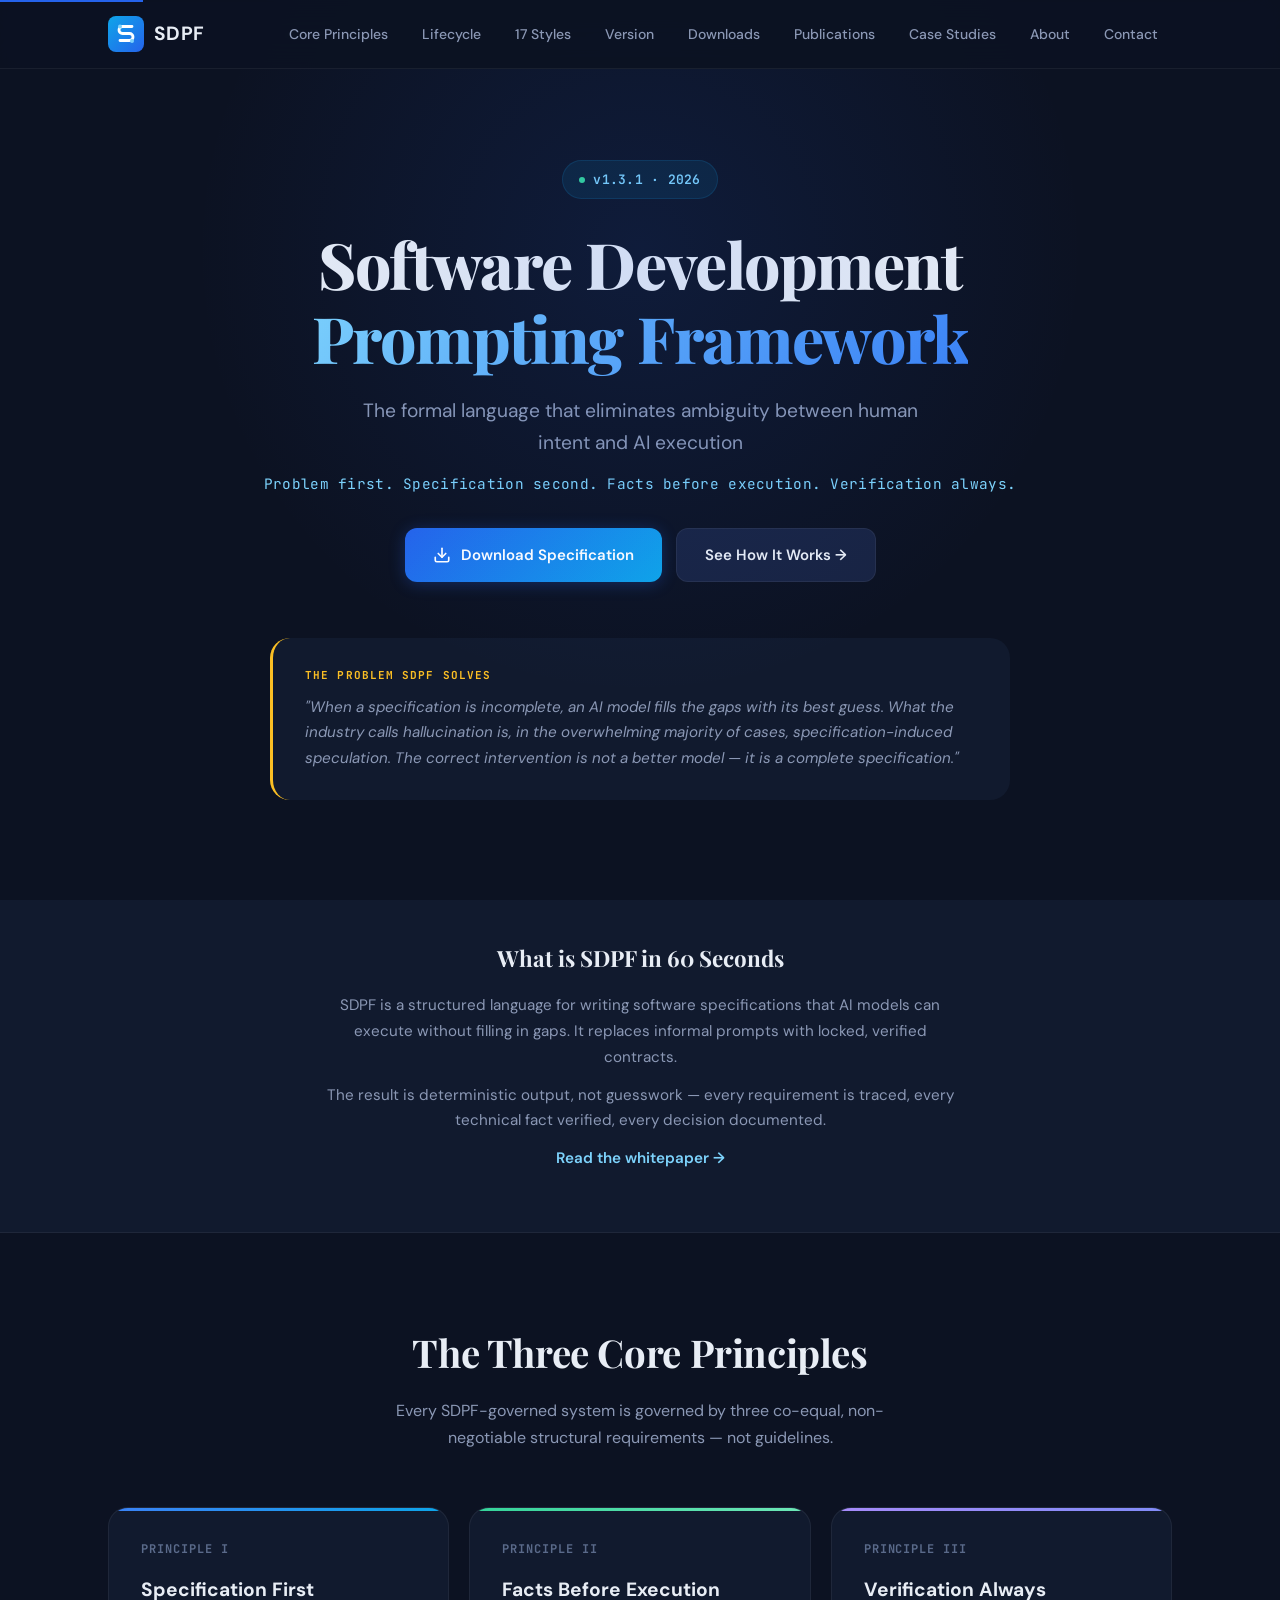
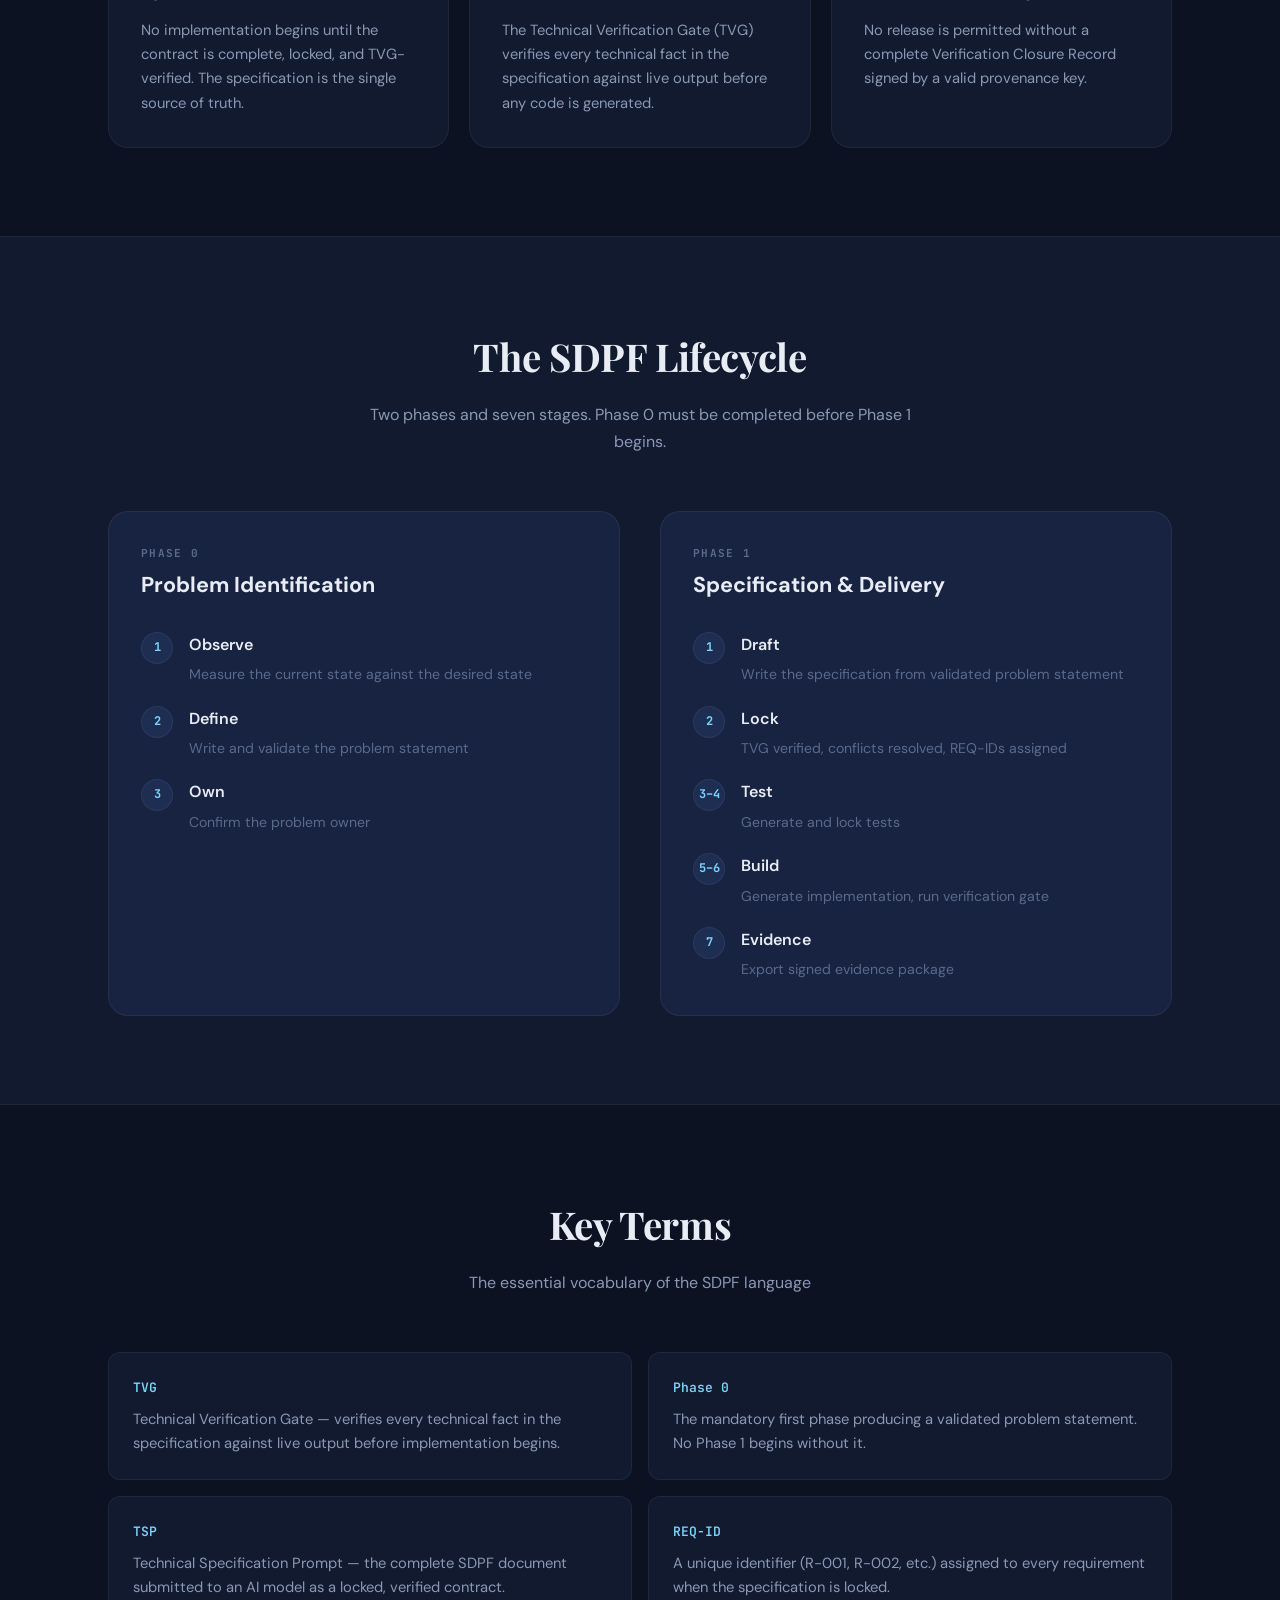
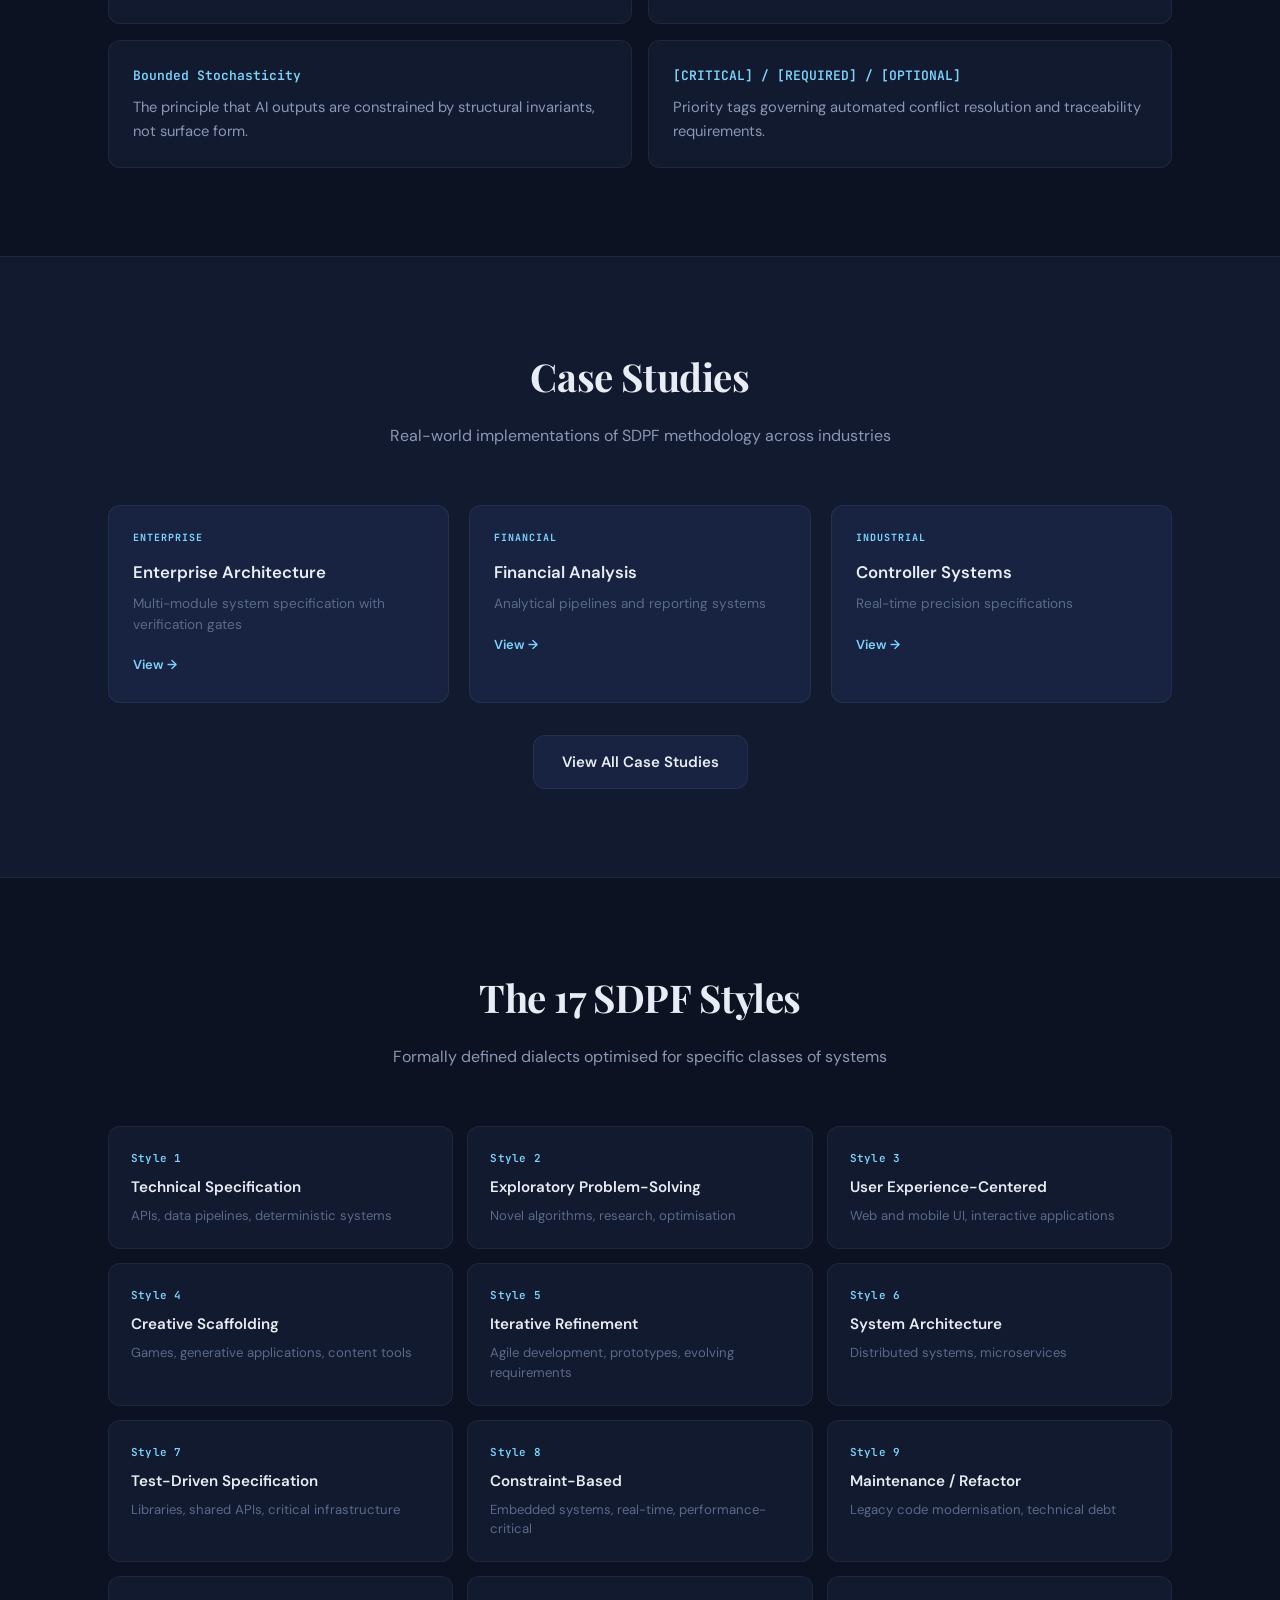
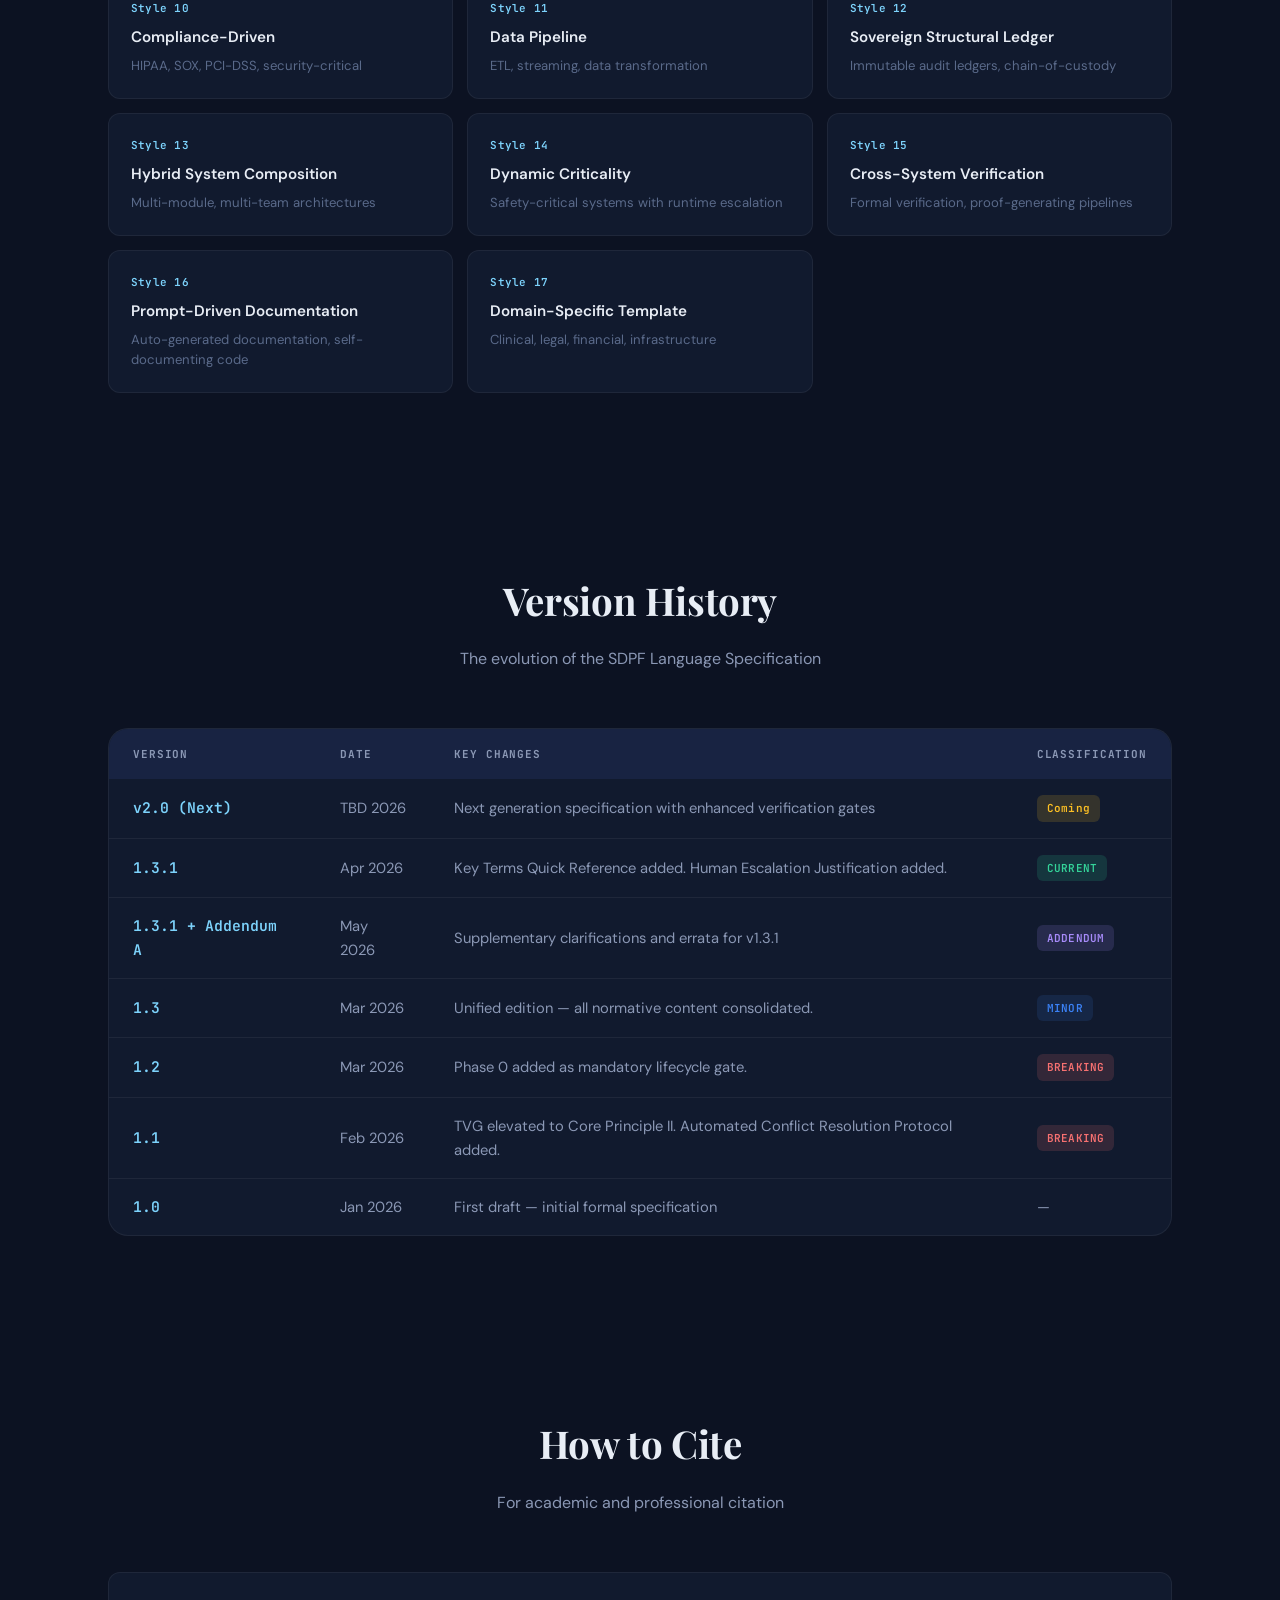
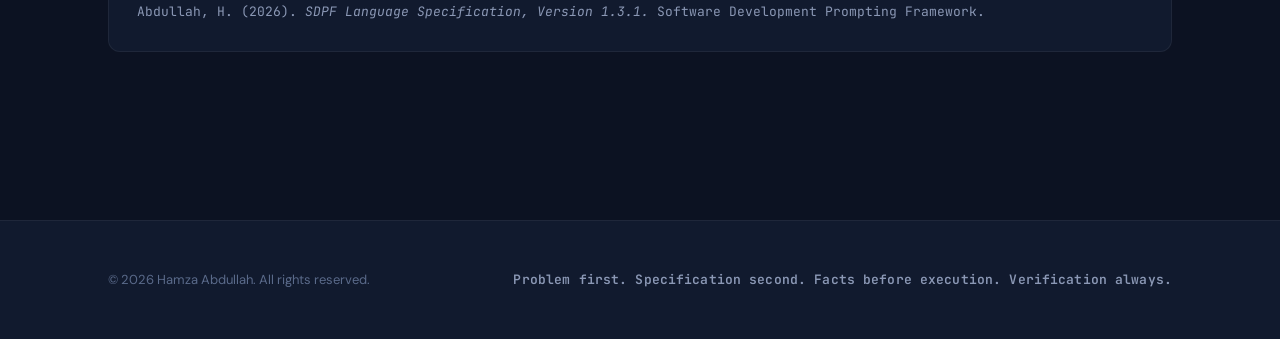
<file: index.html>
<!DOCTYPE html>
<html lang="en">
<head>
    <meta charset="UTF-8">
    <meta name="viewport" content="width=device-width, initial-scale=1.0">
    <title>SDPF — Software Development Prompting Framework</title>
    <meta name="description" content="SDPF is the formal language that eliminates ambiguity between human intent and AI execution. Specification first. Facts before execution. Verification always.">
    <meta property="og:title" content="SDPF — Software Development Prompting Framework">
    <meta property="og:description" content="The formal language that eliminates ambiguity between human intent and AI execution.">
    <meta property="og:type" content="website">
    <link rel="preconnect" href="https://fonts.googleapis.com">
    <link rel="preconnect" href="https://fonts.gstatic.com" crossorigin>
    <link rel="icon" type="image/svg+xml" href="favicon.svg">
    <link rel="canonical" href="https://sdpf.dev/">
    <link rel="stylesheet" href="styles.css">
    <script type="application/ld+json">
    {
      "@context": "https://schema.org",
      "@type": "SoftwareApplication",
      "name": "SDPF",
      "alternateName": "Software Development Prompting Framework",
      "description": "The formal language that eliminates ambiguity between human intent and AI execution. Specification first. Facts before execution. Verification always.",
      "url": "https://sdpf.dev",
      "author": {
        "@type": "Person",
        "name": "Hamza Abdullah"
      },
      "version": "1.3.1",
      "programmingLanguage": "Specification Language",
      "applicationCategory": "Developer Tools",
      "operatingSystem": "Web Browser",
      "offers": {
        "@type": "Offer",
        "price": "0",
        "priceCurrency": "USD"
      }
    }
    </script>
</head>
<body>
    <a href="#principles" class="skip-link">Skip to content</a>
    <nav>
        <div class="container">
            <a href="index.html" class="logo">
                <svg class="logo-mark" viewBox="0 0 36 36" fill="none" xmlns="http://www.w3.org/2000/svg">
                    <defs>
                        <linearGradient id="logoGrad" x1="0" y1="0" x2="36" y2="36" gradientUnits="userSpaceOnUse">
                            <stop offset="0%" stop-color="#0ea5e9"/>
                            <stop offset="100%" stop-color="#2563eb"/>
                        </linearGradient>
                    </defs>
                    <rect width="36" height="36" rx="8" fill="url(#logoGrad)"/>
                    <path d="M24 10.5H14.5a3.5 3.5 0 0 0 0 7h7a3.5 3.5 0 0 1 0 7H12" stroke="#fff" stroke-width="2.8" stroke-linecap="round" fill="none"/>
                    <circle cx="12" cy="10.5" r="2" fill="#7dd3fc"/>
                    <circle cx="24" cy="25" r="2" fill="#7dd3fc"/>
                </svg>
                SDPF
            </a>
            <button class="nav-toggle" onclick="document.querySelector('.nav-links').classList.toggle('open')" aria-label="Toggle navigation">
                <svg width="22" height="22" viewBox="0 0 24 24" fill="none" stroke="currentColor" stroke-width="2" stroke-linecap="round"><line x1="3" y1="6" x2="21" y2="6"/><line x1="3" y1="12" x2="21" y2="12"/><line x1="3" y1="18" x2="21" y2="18"/></svg>
            </button>
            <ul class="nav-links">
                <li><a href="#principles">Core Principles</a></li>
                <li><a href="#lifecycle">Lifecycle</a></li>
                <li><a href="#styles">17 Styles</a></li>
                <li class="has-dropdown">
                    <a href="downloads.html">Version</a>
                    <ul class="nav-dropdown">
                        <li><a href="files/SDPF_Language_Specification_v1_3_1.pdf">v1.3.1 (Current)</a></li>
                        <li><a href="files/SDPF_v1_3_1_Addendum_A.pdf">v1.3.1 Addendum</a></li>
                    </ul>
                </li>
                <li><a href="downloads.html">Downloads</a></li>
                <li class="has-dropdown">
                    <a href="https://zenodo.org/records/18337940" target="_blank" rel="noopener">Publications</a>
                    <ul class="nav-dropdown">
                        <li><a href="https://zenodo.org/records/18337940" target="_blank" rel="noopener">Structural Calculus</a></li>
                        <li><a href="https://zenodo.org/records/20108904" target="_blank" rel="noopener">Specification Induced Speculation</a></li>
                        <li><a href="https://zenodo.org/records/19598632" target="_blank" rel="noopener">SDPF Language Spec v1.3.1</a></li>
                    </ul>
                </li>
                <li class="has-dropdown">
                    <a href="case_studies.html">Case Studies</a>
                    <ul class="nav-dropdown">
                        <li><a href="case_studies.html#enterprise">Enterprise</a></li>
                        <li><a href="case_studies.html#financial">Financial</a></li>
                        <li><a href="case_studies.html#industrial">Industrial</a></li>
                        <li><a href="case_studies.html#healthcare">Healthcare</a></li>
                    </ul>
                </li>
                <li><a href="about.html">About</a></li>
                <li><a href="contact.html">Contact</a></li>
            </ul>
        </div>
    </nav>

    <header class="hero">
        <div class="container">
            <div class="hero-badge">
                <span class="dot"></span>
                v1.3.1 · 2026
            </div>
            <h1>Software Development<br><span class="accent">Prompting Framework</span></h1>
            <p class="subtitle">The formal language that eliminates ambiguity between human intent and AI execution</p>
            <p class="tagline-hero">Problem first. Specification second. Facts before execution. Verification always.</p>
            <div class="hero-actions">
                <a href="files/SDPF_Language_Specification_v1_3_1.pdf" download="SDPF_Language_Specification_v1_3_1.pdf" class="btn btn-primary">
                    <svg width="18" height="18" viewBox="0 0 24 24" fill="none" stroke="currentColor" stroke-width="2.2" stroke-linecap="round" stroke-linejoin="round"><path d="M21 15v4a2 2 0 0 1-2 2H5a2 2 0 0 1-2-2v-4"/><polyline points="7 10 12 15 17 10"/><line x1="12" y1="15" x2="12" y2="3"/></svg>
                    Download Specification
                </a>
                <a href="#lifecycle" class="btn btn-secondary">See How It Works →</a>
            </div>
            <div class="problem-callout">
                <div class="label">The Problem SDPF Solves</div>
                <p>"When a specification is incomplete, an AI model fills the gaps with its best guess. What the industry calls hallucination is, in the overwhelming majority of cases, specification-induced speculation. The correct intervention is not a better model — it is a complete specification."</p>
            </div>
        </div>
    </header>

    <section id="what-is-sdpf">
        <div class="container">
            <div class="what-is-block">
                <h2>What is SDPF in 60 Seconds</h2>
                <p>SDPF is a structured language for writing software specifications that AI models can execute without filling in gaps. It replaces informal prompts with locked, verified contracts.</p>
                <p>The result is deterministic output, not guesswork — every requirement is traced, every technical fact verified, every decision documented.</p>
                <p><a href="files/SDPF_White_Paper.pdf" download>Read the whitepaper →</a></p>
            </div>
        </div>
    </section>

    <section id="principles">
        <div class="container">
            <div class="section-header">
                <h2>The Three Core Principles</h2>
                <p>Every SDPF-governed system is governed by three co-equal, non-negotiable structural requirements — not guidelines.</p>
            </div>
            <div class="principles-grid">
                <div class="principle-card p1">
                    <div class="principle-number">Principle I</div>
                    <h3>Specification First</h3>
                    <p>No implementation begins until the contract is complete, locked, and TVG-verified. The specification is the single source of truth.</p>
                </div>
                <div class="principle-card p2">
                    <div class="principle-number">Principle II</div>
                    <h3>Facts Before Execution</h3>
                    <p>The Technical Verification Gate (TVG) verifies every technical fact in the specification against live output before any code is generated.</p>
                </div>
                <div class="principle-card p3">
                    <div class="principle-number">Principle III</div>
                    <h3>Verification Always</h3>
                    <p>No release is permitted without a complete Verification Closure Record signed by a valid provenance key.</p>
                </div>
            </div>
        </div>
    </section>

    <section id="lifecycle" class="lifecycle-section">
        <div class="container">
            <div class="section-header">
                <h2>The SDPF Lifecycle</h2>
                <p>Two phases and seven stages. Phase 0 must be completed before Phase 1 begins.</p>
            </div>
            <div class="lifecycle-wrapper">
                <div class="phase">
                    <div class="phase-label">Phase 0</div>
                    <h3>Problem Identification</h3>
                    <div class="phase-steps">
                        <div class="step">
                            <div class="step-number">1</div>
                            <div class="step-content">
                                <strong>Observe</strong>
                                <span>Measure the current state against the desired state</span>
                            </div>
                        </div>
                        <div class="step">
                            <div class="step-number">2</div>
                            <div class="step-content">
                                <strong>Define</strong>
                                <span>Write and validate the problem statement</span>
                            </div>
                        </div>
                        <div class="step">
                            <div class="step-number">3</div>
                            <div class="step-content">
                                <strong>Own</strong>
                                <span>Confirm the problem owner</span>
                            </div>
                        </div>
                    </div>
                </div>
                <div class="phase">
                    <div class="phase-label">Phase 1</div>
                    <h3>Specification &amp; Delivery</h3>
                    <div class="phase-steps">
                        <div class="step">
                            <div class="step-number">1</div>
                            <div class="step-content">
                                <strong>Draft</strong>
                                <span>Write the specification from validated problem statement</span>
                            </div>
                        </div>
                        <div class="step">
                            <div class="step-number">2</div>
                            <div class="step-content">
                                <strong>Lock</strong>
                                <span>TVG verified, conflicts resolved, REQ-IDs assigned</span>
                            </div>
                        </div>
                        <div class="step">
                            <div class="step-number">3–4</div>
                            <div class="step-content">
                                <strong>Test</strong>
                                <span>Generate and lock tests</span>
                            </div>
                        </div>
                        <div class="step">
                            <div class="step-number">5–6</div>
                            <div class="step-content">
                                <strong>Build</strong>
                                <span>Generate implementation, run verification gate</span>
                            </div>
                        </div>
                        <div class="step">
                            <div class="step-number">7</div>
                            <div class="step-content">
                                <strong>Evidence</strong>
                                <span>Export signed evidence package</span>
                            </div>
                        </div>
                    </div>
                </div>
            </div>
        </div>
    </section>

    <section id="key-terms">
        <div class="container">
            <div class="section-header">
                <h2>Key Terms</h2>
                <p>The essential vocabulary of the SDPF language</p>
            </div>
            <dl class="terms-grid">
                <div class="term-card">
                    <dt>TVG</dt>
                    <dd>Technical Verification Gate — verifies every technical fact in the specification against live output before implementation begins.</dd>
                </div>
                <div class="term-card">
                    <dt>Phase 0</dt>
                    <dd>The mandatory first phase producing a validated problem statement. No Phase 1 begins without it.</dd>
                </div>
                <div class="term-card">
                    <dt>TSP</dt>
                    <dd>Technical Specification Prompt — the complete SDPF document submitted to an AI model as a locked, verified contract.</dd>
                </div>
                <div class="term-card">
                    <dt>REQ-ID</dt>
                    <dd>A unique identifier (R-001, R-002, etc.) assigned to every requirement when the specification is locked.</dd>
                </div>
                <div class="term-card">
                    <dt>Bounded Stochasticity</dt>
                    <dd>The principle that AI outputs are constrained by structural invariants, not surface form.</dd>
                </div>
                <div class="term-card">
                    <dt>[CRITICAL] / [REQUIRED] / [OPTIONAL]</dt>
                    <dd>Priority tags governing automated conflict resolution and traceability requirements.</dd>
                </div>
            </dl>
        </div>
    </section>

    <section id="case-studies" class="case-studies-preview">
        <div class="container">
            <div class="section-header">
                <h2>Case Studies</h2>
                <p>Real-world implementations of SDPF methodology across industries</p>
            </div>
            <div class="case-preview-grid">
                <div class="case-preview-card">
                    <div class="case-preview-tag">Enterprise</div>
                    <h4>Enterprise Architecture</h4>
                    <p>Multi-module system specification with verification gates</p>
                    <a href="case_studies.html#enterprise">View →</a>
                </div>
                <div class="case-preview-card">
                    <div class="case-preview-tag">Financial</div>
                    <h4>Financial Analysis</h4>
                    <p>Analytical pipelines and reporting systems</p>
                    <a href="case_studies.html#financial">View →</a>
                </div>
                <div class="case-preview-card">
                    <div class="case-preview-tag">Industrial</div>
                    <h4>Controller Systems</h4>
                    <p>Real-time precision specifications</p>
                    <a href="case_studies.html#industrial">View →</a>
                </div>
            </div>
            <div style="text-align:center;margin-top:32px;">
                <a href="case_studies.html" class="btn btn-secondary">View All Case Studies</a>
            </div>
        </div>
    </section>

    <section id="styles">
        <div class="container">
            <div class="section-header">
                <h2>The 17 SDPF Styles</h2>
                <p>Formally defined dialects optimised for specific classes of systems</p>
            </div>
            <div class="styles-grid">
                <div class="style-card"><div class="id">Style 1</div><h4>Technical Specification</h4><p>APIs, data pipelines, deterministic systems</p></div>
                <div class="style-card"><div class="id">Style 2</div><h4>Exploratory Problem-Solving</h4><p>Novel algorithms, research, optimisation</p></div>
                <div class="style-card"><div class="id">Style 3</div><h4>User Experience-Centered</h4><p>Web and mobile UI, interactive applications</p></div>
                <div class="style-card"><div class="id">Style 4</div><h4>Creative Scaffolding</h4><p>Games, generative applications, content tools</p></div>
                <div class="style-card"><div class="id">Style 5</div><h4>Iterative Refinement</h4><p>Agile development, prototypes, evolving requirements</p></div>
                <div class="style-card"><div class="id">Style 6</div><h4>System Architecture</h4><p>Distributed systems, microservices</p></div>
                <div class="style-card"><div class="id">Style 7</div><h4>Test-Driven Specification</h4><p>Libraries, shared APIs, critical infrastructure</p></div>
                <div class="style-card"><div class="id">Style 8</div><h4>Constraint-Based</h4><p>Embedded systems, real-time, performance-critical</p></div>
                <div class="style-card"><div class="id">Style 9</div><h4>Maintenance / Refactor</h4><p>Legacy code modernisation, technical debt</p></div>
                <div class="style-card"><div class="id">Style 10</div><h4>Compliance-Driven</h4><p>HIPAA, SOX, PCI-DSS, security-critical</p></div>
                <div class="style-card"><div class="id">Style 11</div><h4>Data Pipeline</h4><p>ETL, streaming, data transformation</p></div>
                <div class="style-card"><div class="id">Style 12</div><h4>Sovereign Structural Ledger</h4><p>Immutable audit ledgers, chain-of-custody</p></div>
                <div class="style-card"><div class="id">Style 13</div><h4>Hybrid System Composition</h4><p>Multi-module, multi-team architectures</p></div>
                <div class="style-card"><div class="id">Style 14</div><h4>Dynamic Criticality</h4><p>Safety-critical systems with runtime escalation</p></div>
                <div class="style-card"><div class="id">Style 15</div><h4>Cross-System Verification</h4><p>Formal verification, proof-generating pipelines</p></div>
                <div class="style-card"><div class="id">Style 16</div><h4>Prompt-Driven Documentation</h4><p>Auto-generated documentation, self-documenting code</p></div>
                <div class="style-card"><div class="id">Style 17</div><h4>Domain-Specific Template</h4><p>Clinical, legal, financial, infrastructure</p></div>
            </div>
        </div>
    </section>

    <section id="versions">
        <div class="container">
            <div class="section-header">
                <h2>Version History</h2>
                <p>The evolution of the SDPF Language Specification</p>
            </div>
            <div class="version-table">
                <table>
                    <thead>
                        <tr>
                            <th>Version</th>
                            <th>Date</th>
                            <th>Key Changes</th>
                            <th>Classification</th>
                        </tr>
                    </thead>
                    <tbody>
                        <tr>
                            <td class="version">v2.0 (Next)</td>
                            <td>TBD 2026</td>
                            <td>Next generation specification with enhanced verification gates</td>
                            <td><span class="tag tag-coming">Coming</span></td>
                        </tr>
                        <tr>
                            <td class="version">1.3.1</td>
                            <td>Apr 2026</td>
                            <td>Key Terms Quick Reference added. Human Escalation Justification added.</td>
                            <td><span class="tag tag-current">CURRENT</span></td>
                        </tr>
                        <tr>
                            <td class="version">1.3.1 + Addendum A</td>
                            <td>May 2026</td>
                            <td>Supplementary clarifications and errata for v1.3.1</td>
                            <td><span class="tag tag-addendum">ADDENDUM</span></td>
                        </tr>
                        <tr>
                            <td class="version">1.3</td>
                            <td>Mar 2026</td>
                            <td>Unified edition — all normative content consolidated.</td>
                            <td><span class="tag tag-minor">MINOR</span></td>
                        </tr>
                        <tr>
                            <td class="version">1.2</td>
                            <td>Mar 2026</td>
                            <td>Phase 0 added as mandatory lifecycle gate.</td>
                            <td><span class="tag tag-breaking">BREAKING</span></td>
                        </tr>
                        <tr>
                            <td class="version">1.1</td>
                            <td>Feb 2026</td>
                            <td>TVG elevated to Core Principle II. Automated Conflict Resolution Protocol added.</td>
                            <td><span class="tag tag-breaking">BREAKING</span></td>
                        </tr>
                        <tr>
                            <td class="version">1.0</td>
                            <td>Jan 2026</td>
                            <td>First draft — initial formal specification</td>
                            <td>—</td>
                        </tr>
                    </tbody>
                </table>
            </div>
        </div>
    </section>

    <section id="cite">
        <div class="container">
            <div class="section-header">
                <h2>How to Cite</h2>
                <p>For academic and professional citation</p>
            </div>
            <div class="citation">
                Abdullah, H. (2026). <em>SDPF Language Specification, Version 1.3.1.</em> Software Development Prompting Framework.
            </div>
        </div>
    </section>

    <footer>
        <div class="container">
            <div class="copyright">&copy; <span id="year"></span> Hamza Abdullah. All rights reserved.</div>
            <div class="tagline">Problem first. Specification second. Facts before execution. Verification always.</div>
        </div>
    </footer>
    <script>document.getElementById('year').textContent=new Date().getFullYear()</script>
</body>
</html>
</file>
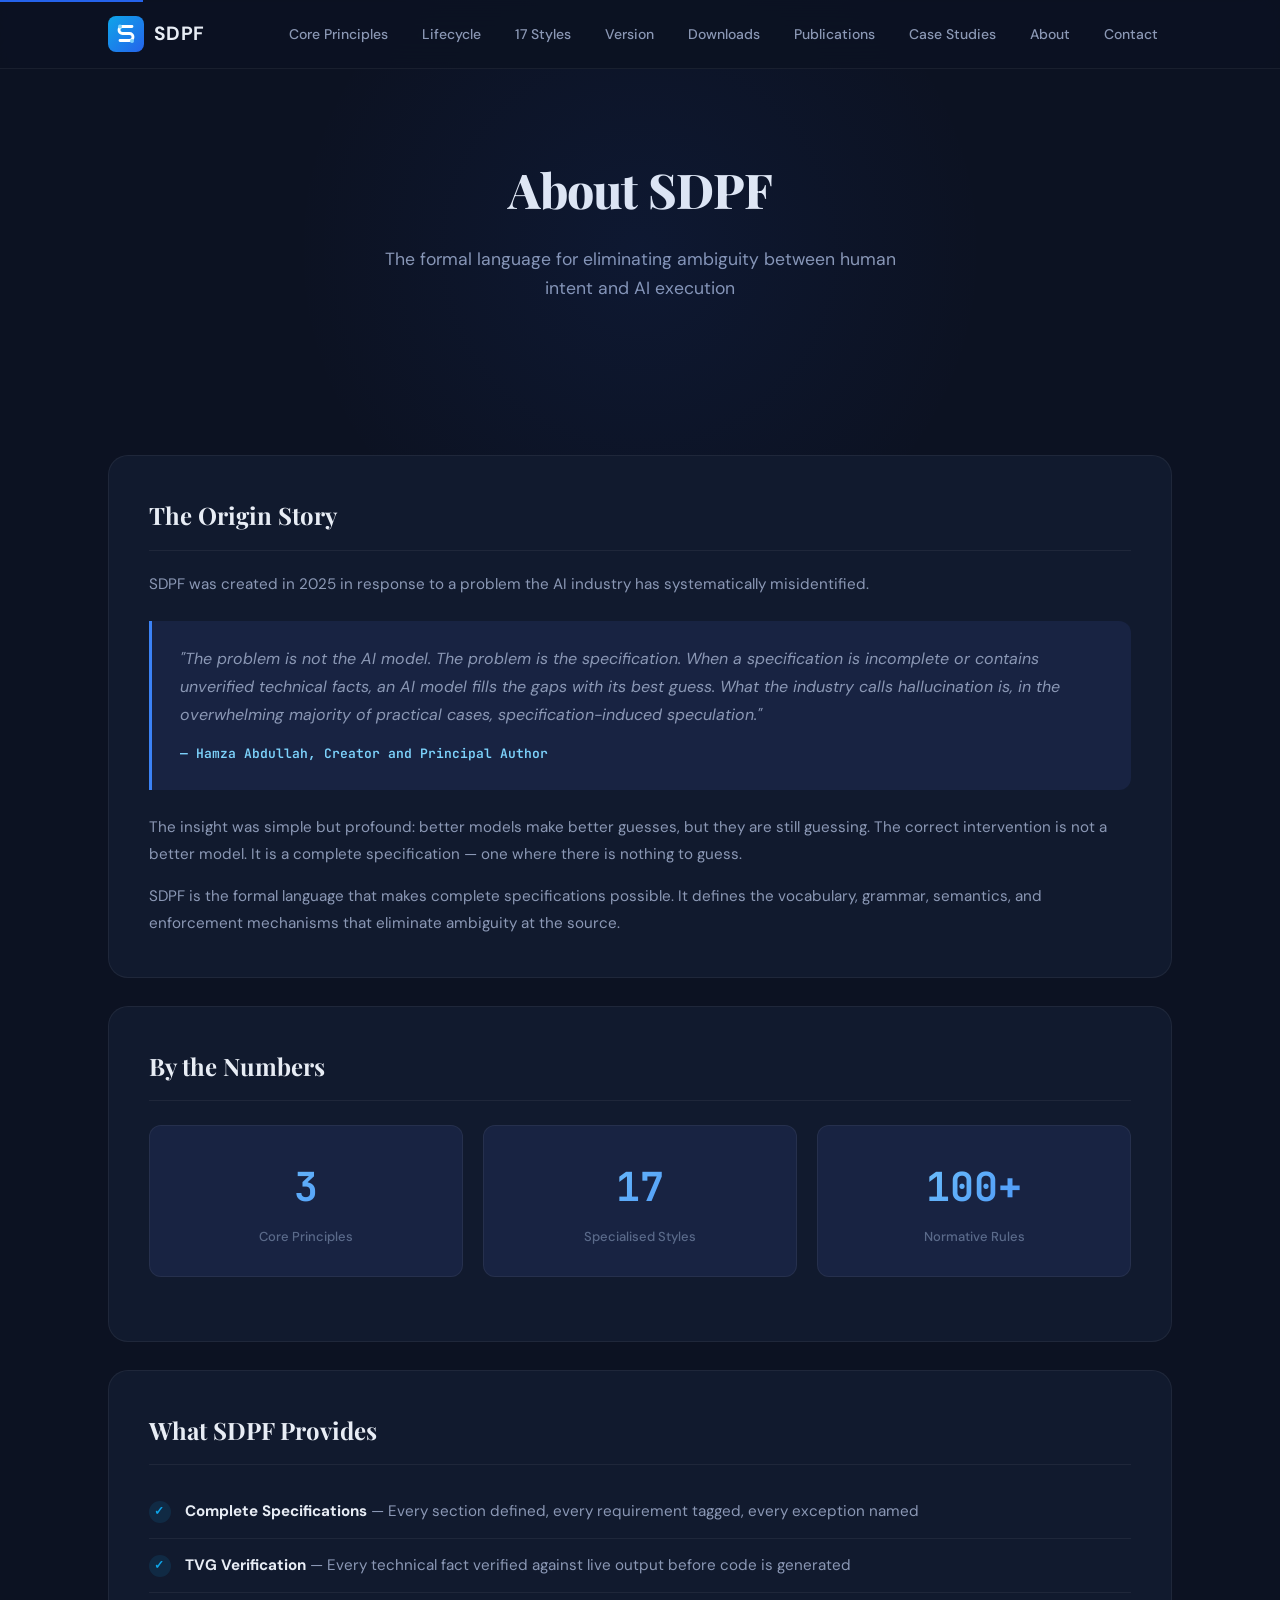
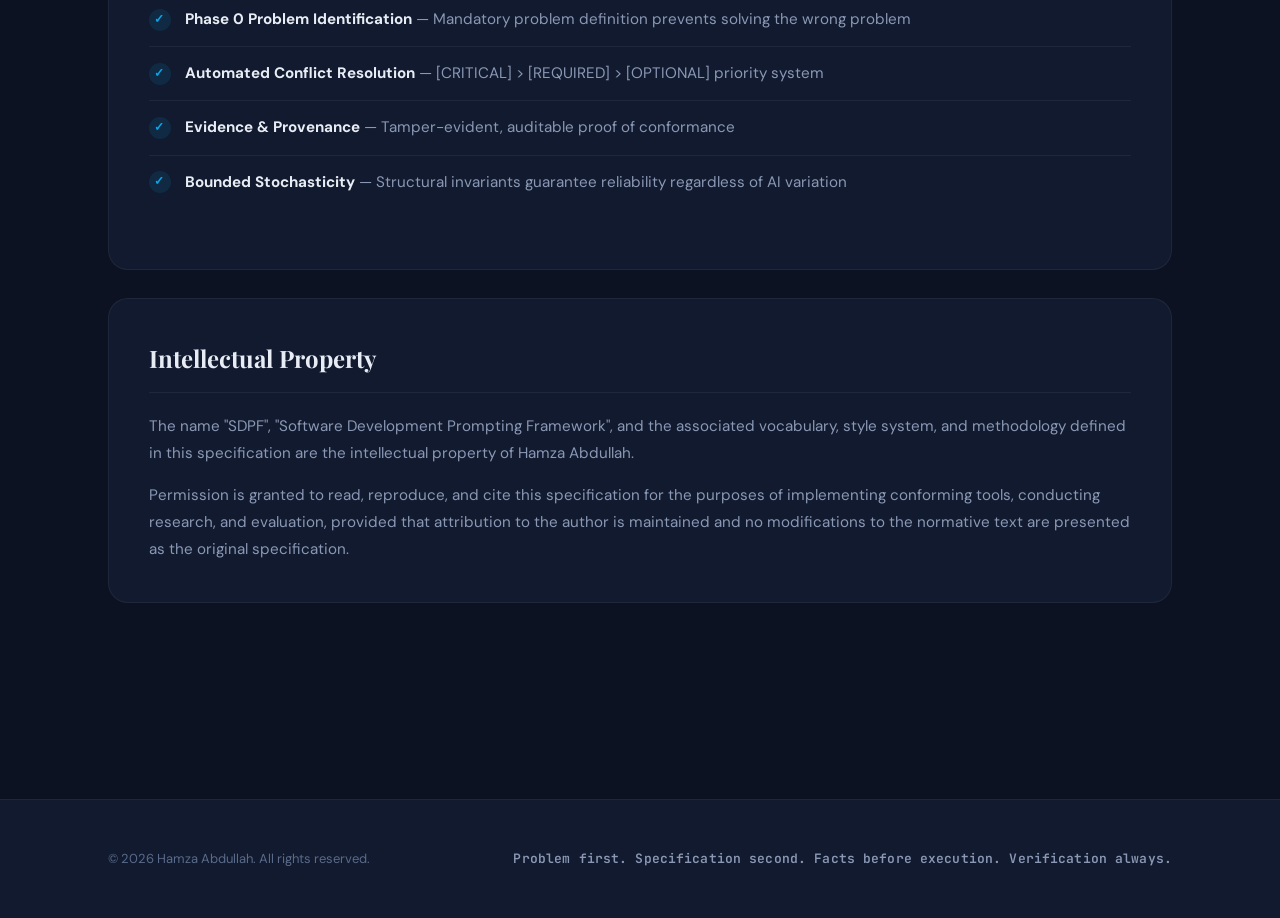
<file: about.html>
<!DOCTYPE html>
<html lang="en">
<head>
    <meta charset="UTF-8">
    <meta name="viewport" content="width=device-width, initial-scale=1.0">
    <title>About — SDPF</title>
    <meta name="description" content="The origin, philosophy, and intellectual property of the Software Development Prompting Framework.">
    <meta property="og:title" content="About — SDPF">
    <meta property="og:description" content="The formal language for eliminating ambiguity between human intent and AI execution.">
    <meta property="og:type" content="website">
    <link rel="preconnect" href="https://fonts.googleapis.com">
    <link rel="preconnect" href="https://fonts.gstatic.com" crossorigin>
    <link rel="icon" type="image/svg+xml" href="favicon.svg">
    <link rel="canonical" href="https://sdpf.dev/about.html">
    <link rel="stylesheet" href="styles.css">
</head>
<body>
    <a href="#principles" class="skip-link">Skip to content</a>
    <nav>
        <div class="container">
            <a href="index.html" class="logo">
                <svg class="logo-mark" viewBox="0 0 36 36" fill="none" xmlns="http://www.w3.org/2000/svg">
                    <defs>
                        <linearGradient id="logoGrad" x1="0" y1="0" x2="36" y2="36" gradientUnits="userSpaceOnUse">
                            <stop offset="0%" stop-color="#0ea5e9"/>
                            <stop offset="100%" stop-color="#2563eb"/>
                        </linearGradient>
                    </defs>
                    <rect width="36" height="36" rx="8" fill="url(#logoGrad)"/>
                    <path d="M24 10.5H14.5a3.5 3.5 0 0 0 0 7h7a3.5 3.5 0 0 1 0 7H12" stroke="#fff" stroke-width="2.8" stroke-linecap="round" fill="none"/>
                    <circle cx="12" cy="10.5" r="2" fill="#7dd3fc"/>
                    <circle cx="24" cy="25" r="2" fill="#7dd3fc"/>
                </svg>
                SDPF
            </a>
            <button class="nav-toggle" onclick="document.querySelector('.nav-links').classList.toggle('open')" aria-label="Toggle navigation">
                <svg width="22" height="22" viewBox="0 0 24 24" fill="none" stroke="currentColor" stroke-width="2" stroke-linecap="round"><line x1="3" y1="6" x2="21" y2="6"/><line x1="3" y1="12" x2="21" y2="12"/><line x1="3" y1="18" x2="21" y2="18"/></svg>
            </button>
            <ul class="nav-links">
                <li><a href="index.html">Core Principles</a></li>
                <li><a href="index.html#lifecycle">Lifecycle</a></li>
                <li><a href="index.html#styles">17 Styles</a></li>
                <li class="has-dropdown">
                    <a href="downloads.html">Version</a>
                    <ul class="nav-dropdown">
                        <li><a href="files/SDPF_Language_Specification_v1_3_1.pdf">v1.3.1 (Current)</a></li>
                        <li><a href="files/SDPF_v1_3_1_Addendum_A.pdf">v1.3.1 Addendum</a></li>
                    </ul>
                </li>
                <li><a href="downloads.html">Downloads</a></li>
                <li class="has-dropdown">
                    <a href="https://zenodo.org/records/18337940" target="_blank" rel="noopener">Publications</a>
                    <ul class="nav-dropdown">
                        <li><a href="https://zenodo.org/records/18337940" target="_blank" rel="noopener">Structural Calculus</a></li>
                        <li><a href="https://zenodo.org/records/20108904" target="_blank" rel="noopener">Specification Induced Speculation</a></li>
                        <li><a href="https://zenodo.org/records/19598632" target="_blank" rel="noopener">SDPF Language Spec v1.3.1</a></li>
                    </ul>
                </li>
                <li class="has-dropdown">
                    <a href="case_studies.html">Case Studies</a>
                    <ul class="nav-dropdown">
                        <li><a href="case_studies.html#enterprise">Enterprise</a></li>
                        <li><a href="case_studies.html#financial">Financial</a></li>
                        <li><a href="case_studies.html#industrial">Industrial</a></li>
                        <li><a href="case_studies.html#healthcare">Healthcare</a></li>
                    </ul>
                </li>
                <li><a href="about.html">About</a></li>
                <li><a href="contact.html">Contact</a></li>
            </ul>
        </div>
    </nav>

    <header class="page-header">
        <div class="container">
            <h1>About SDPF</h1>
            <p>The formal language for eliminating ambiguity between human intent and AI execution</p>
        </div>
    </header>

    <section>
        <div class="container">
            <div class="content-card">
                <h2>The Origin Story</h2>
                <p>SDPF was created in 2025 in response to a problem the AI industry has systematically misidentified.</p>
                
                <div class="quote">
                    "The problem is not the AI model. The problem is the specification. When a specification is incomplete or contains unverified technical facts, an AI model fills the gaps with its best guess. What the industry calls hallucination is, in the overwhelming majority of practical cases, specification-induced speculation."
                    <cite>— Hamza Abdullah, Creator and Principal Author</cite>
                </div>

                <p>The insight was simple but profound: better models make better guesses, but they are still guessing. The correct intervention is not a better model. It is a complete specification — one where there is nothing to guess.</p>

                <p>SDPF is the formal language that makes complete specifications possible. It defines the vocabulary, grammar, semantics, and enforcement mechanisms that eliminate ambiguity at the source.</p>
            </div>

            <div class="content-card">
                <h2>By the Numbers</h2>
                <div class="stats-grid">
                    <div class="stat">
                        <div class="stat-number">3</div>
                        <div class="stat-label">Core Principles</div>
                    </div>
                    <div class="stat">
                        <div class="stat-number">17</div>
                        <div class="stat-label">Specialised Styles</div>
                    </div>
                    <div class="stat">
                        <div class="stat-number">100+</div>
                        <div class="stat-label">Normative Rules</div>
                    </div>
                </div>
            </div>

            <div class="content-card">
                <h2>What SDPF Provides</h2>
                <ul class="feature-list">
                    <li><strong>Complete Specifications</strong> — Every section defined, every requirement tagged, every exception named</li>
                    <li><strong>TVG Verification</strong> — Every technical fact verified against live output before code is generated</li>
                    <li><strong>Phase 0 Problem Identification</strong> — Mandatory problem definition prevents solving the wrong problem</li>
                    <li><strong>Automated Conflict Resolution</strong> — [CRITICAL] &gt; [REQUIRED] &gt; [OPTIONAL] priority system</li>
                    <li><strong>Evidence &amp; Provenance</strong> — Tamper-evident, auditable proof of conformance</li>
                    <li><strong>Bounded Stochasticity</strong> — Structural invariants guarantee reliability regardless of AI variation</li>
                </ul>
            </div>

            <div class="content-card">
                <h2>Intellectual Property</h2>
                <p>The name "SDPF", "Software Development Prompting Framework", and the associated vocabulary, style system, and methodology defined in this specification are the intellectual property of Hamza Abdullah.</p>
                <p>Permission is granted to read, reproduce, and cite this specification for the purposes of implementing conforming tools, conducting research, and evaluation, provided that attribution to the author is maintained and no modifications to the normative text are presented as the original specification.</p>
            </div>
        </div>
    </section>

    <footer>
        <div class="container">
            <div class="copyright">&copy; <span id="year"></span> Hamza Abdullah. All rights reserved.</div>
            <div class="tagline">Problem first. Specification second. Facts before execution. Verification always.</div>
        </div>
    </footer>
    <script>document.getElementById('year').textContent=new Date().getFullYear()</script>
</body>
</html>
</file>
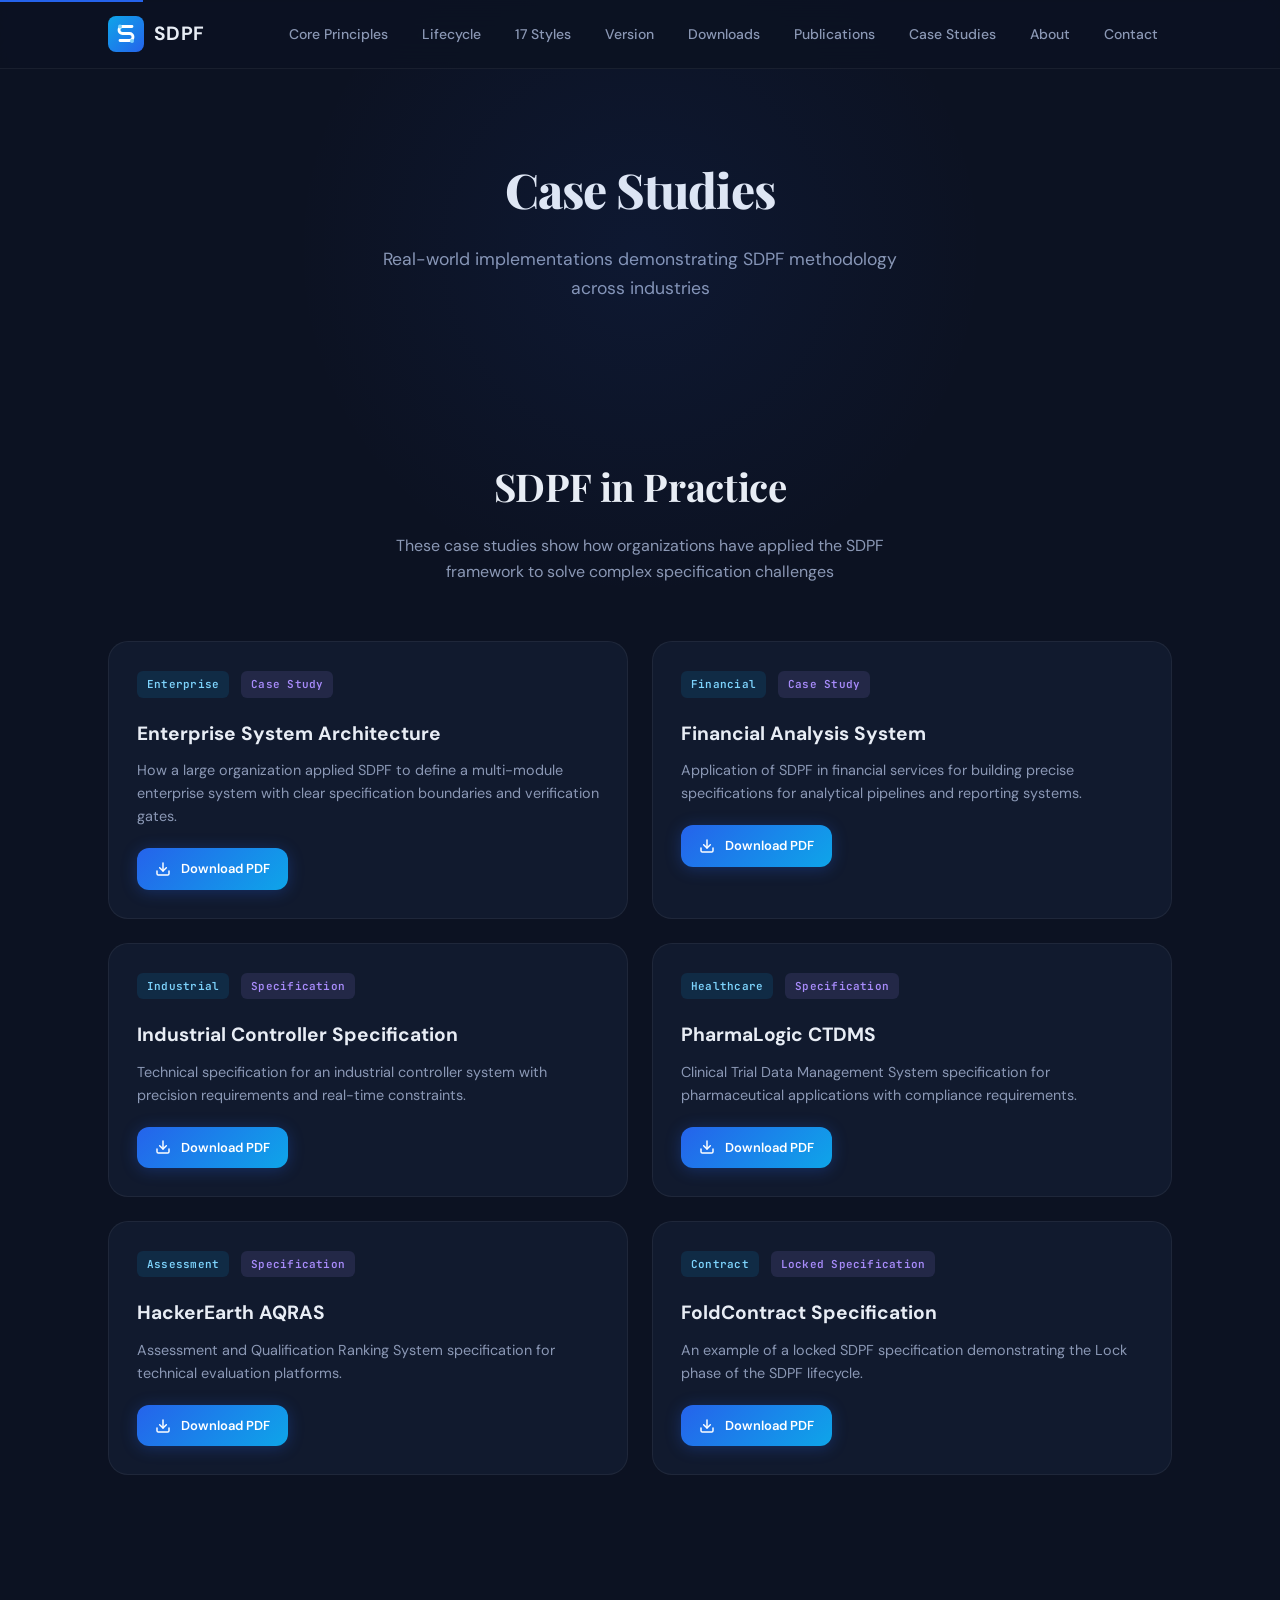
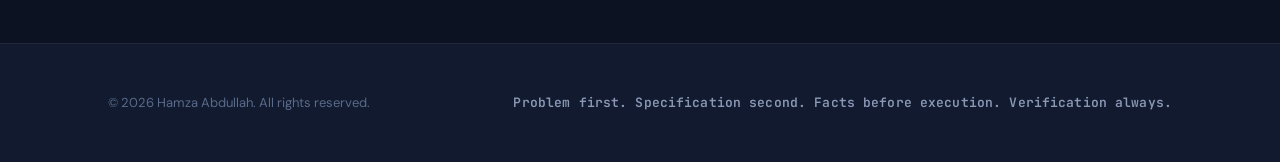
<file: case_studies.html>
<!DOCTYPE html>
<html lang="en">
<head>
    <meta charset="UTF-8">
    <meta name="viewport" content="width=device-width, initial-scale=1.0">
    <title>Case Studies — SDPF</title>
    <meta name="description" content="Real-world case studies demonstrating the SDPF methodology across industries.">
    <meta property="og:title" content="Case Studies — SDPF">
    <meta property="og:description" content="Real-world case studies demonstrating the SDPF methodology across industries.">
    <meta property="og:type" content="website">
    <link rel="preconnect" href="https://fonts.googleapis.com">
    <link rel="preconnect" href="https://fonts.gstatic.com" crossorigin>
    <link rel="icon" type="image/svg+xml" href="favicon.svg">
    <link rel="canonical" href="https://sdpf.dev/case_studies.html">
    <link rel="stylesheet" href="styles.css">
</head>
<body>
    <a href="#principles" class="skip-link">Skip to content</a>
    <nav>
        <div class="container">
            <a href="index.html" class="logo">
                <svg class="logo-mark" viewBox="0 0 36 36" fill="none" xmlns="http://www.w3.org/2000/svg">
                    <defs>
                        <linearGradient id="logoGrad" x1="0" y1="0" x2="36" y2="36" gradientUnits="userSpaceOnUse">
                            <stop offset="0%" stop-color="#0ea5e9"/>
                            <stop offset="100%" stop-color="#2563eb"/>
                        </linearGradient>
                    </defs>
                    <rect width="36" height="36" rx="8" fill="url(#logoGrad)"/>
                    <path d="M24 10.5H14.5a3.5 3.5 0 0 0 0 7h7a3.5 3.5 0 0 1 0 7H12" stroke="#fff" stroke-width="2.8" stroke-linecap="round" fill="none"/>
                    <circle cx="12" cy="10.5" r="2" fill="#7dd3fc"/>
                    <circle cx="24" cy="25" r="2" fill="#7dd3fc"/>
                </svg>
                SDPF
            </a>
            <button class="nav-toggle" onclick="document.querySelector('.nav-links').classList.toggle('open')" aria-label="Toggle navigation">
                <svg width="22" height="22" viewBox="0 0 24 24" fill="none" stroke="currentColor" stroke-width="2" stroke-linecap="round"><line x1="3" y1="6" x2="21" y2="6"/><line x1="3" y1="12" x2="21" y2="12"/><line x1="3" y1="18" x2="21" y2="18"/></svg>
            </button>
            <ul class="nav-links">
                <li><a href="index.html">Core Principles</a></li>
                <li><a href="index.html#lifecycle">Lifecycle</a></li>
                <li><a href="index.html#styles">17 Styles</a></li>
                <li class="has-dropdown">
                    <a href="downloads.html">Version</a>
                    <ul class="nav-dropdown">
                        <li><a href="files/SDPF_Language_Specification_v1_3_1.pdf">v1.3.1 (Current)</a></li>
                        <li><a href="files/SDPF_v1_3_1_Addendum_A.pdf">v1.3.1 Addendum</a></li>
                    </ul>
                </li>
                <li><a href="downloads.html">Downloads</a></li>
                <li class="has-dropdown">
                    <a href="https://zenodo.org/records/18337940" target="_blank" rel="noopener">Publications</a>
                    <ul class="nav-dropdown">
                        <li><a href="https://zenodo.org/records/18337940" target="_blank" rel="noopener">Structural Calculus</a></li>
                        <li><a href="https://zenodo.org/records/20108904" target="_blank" rel="noopener">Specification Induced Speculation</a></li>
                        <li><a href="https://zenodo.org/records/19598632" target="_blank" rel="noopener">SDPF Language Spec v1.3.1</a></li>
                    </ul>
                </li>
                <li class="has-dropdown">
                    <a href="case_studies.html">Case Studies</a>
                    <ul class="nav-dropdown">
                        <li><a href="case_studies.html#enterprise">Enterprise</a></li>
                        <li><a href="case_studies.html#financial">Financial</a></li>
                        <li><a href="case_studies.html#industrial">Industrial</a></li>
                        <li><a href="case_studies.html#healthcare">Healthcare</a></li>
                    </ul>
                </li>
                <li><a href="about.html">About</a></li>
                <li><a href="contact.html">Contact</a></li>
            </ul>
        </div>
    </nav>

    <header class="page-header">
        <div class="container">
            <h1>Case Studies</h1>
            <p>Real-world implementations demonstrating SDPF methodology across industries</p>
        </div>
    </header>

    <section>
        <div class="container">
            <div class="section-header">
                <h2>SDPF in Practice</h2>
                <p>These case studies show how organizations have applied the SDPF framework to solve complex specification challenges</p>
            </div>

            <div class="case-studies-grid">
                <!-- Enterprise Case Study -->
                <div class="case-study-card" id="enterprise">
                    <div class="case-tag tag-industry">Enterprise</div>
                    <div class="case-tag tag-format">Case Study</div>
                    <h3>Enterprise System Architecture</h3>
                    <p>How a large organization applied SDPF to define a multi-module enterprise system with clear specification boundaries and verification gates.</p>
                    <a href="Case_Studies/SDPF_Enterprise_Case_Study.pdf" download="SDPF_Enterprise_Case_Study.pdf" class="btn btn-primary btn-sm">
                        <svg width="16" height="16" viewBox="0 0 24 24" fill="none" stroke="currentColor" stroke-width="2.2" stroke-linecap="round" stroke-linejoin="round"><path d="M21 15v4a2 2 0 0 1-2 2H5a2 2 0 0 1-2-2v-4"/><polyline points="7 10 12 15 17 10"/><line x1="12" y1="15" x2="12" y2="3"/></svg>
                        Download PDF
                    </a>
                </div>

                <!-- Financial Case Study -->
                <div class="case-study-card" id="financial">
                    <div class="case-tag tag-industry">Financial</div>
                    <div class="case-tag tag-format">Case Study</div>
                    <h3>Financial Analysis System</h3>
                    <p>Application of SDPF in financial services for building precise specifications for analytical pipelines and reporting systems.</p>
                    <a href="Case_Studies/SDPF_CaseStudy_FinancialAnalysis.pdf" download="SDPF_CaseStudy_FinancialAnalysis.pdf" class="btn btn-primary btn-sm">
                        <svg width="16" height="16" viewBox="0 0 24 24" fill="none" stroke="currentColor" stroke-width="2.2" stroke-linecap="round" stroke-linejoin="round"><path d="M21 15v4a2 2 0 0 1-2 2H5a2 2 0 0 1-2-2v-4"/><polyline points="7 10 12 15 17 10"/><line x1="12" y1="15" x2="12" y2="3"/></svg>
                        Download PDF
                    </a>
                </div>

                <!-- Industrial Case Study -->
                <div class="case-study-card" id="industrial">
                    <div class="case-tag tag-industry">Industrial</div>
                    <div class="case-tag tag-format">Specification</div>
                    <h3>Industrial Controller Specification</h3>
                    <p>Technical specification for an industrial controller system with precision requirements and real-time constraints.</p>
                    <a href="Case_Studies/INDUSTRIAL_CONTROLLER_PSR_SPECIFICATION_v1.pdf" download="INDUSTRIAL_CONTROLLER_PSR_SPECIFICATION_v1.pdf" class="btn btn-primary btn-sm">
                        <svg width="16" height="16" viewBox="0 0 24 24" fill="none" stroke="currentColor" stroke-width="2.2" stroke-linecap="round" stroke-linejoin="round"><path d="M21 15v4a2 2 0 0 1-2 2H5a2 2 0 0 1-2-2v-4"/><polyline points="7 10 12 15 17 10"/><line x1="12" y1="15" x2="12" y2="3"/></svg>
                        Download PDF
                    </a>
                </div>

                <!-- Healthcare Case Study -->
                <div class="case-study-card" id="healthcare">
                    <div class="case-tag tag-industry">Healthcare</div>
                    <div class="case-tag tag-format">Specification</div>
                    <h3>PharmaLogic CTDMS</h3>
                    <p>Clinical Trial Data Management System specification for pharmaceutical applications with compliance requirements.</p>
                    <a href="Case_Studies/SPEC_PHARMALOGIC_CTDMS_v1_1.pdf" download="SPEC_PHARMALOGIC_CTDMS_v1_1.pdf" class="btn btn-primary btn-sm">
                        <svg width="16" height="16" viewBox="0 0 24 24" fill="none" stroke="currentColor" stroke-width="2.2" stroke-linecap="round" stroke-linejoin="round"><path d="M21 15v4a2 2 0 0 1-2 2H5a2 2 0 0 1-2-2v-4"/><polyline points="7 10 12 15 17 10"/><line x1="12" y1="15" x2="12" y2="3"/></svg>
                        Download PDF
                    </a>
                </div>

                <!-- Assessment Case Study -->
                <div class="case-study-card" id="assessment">
                    <div class="case-tag tag-industry">Assessment</div>
                    <div class="case-tag tag-format">Specification</div>
                    <h3>HackerEarth AQRAS</h3>
                    <p>Assessment and Qualification Ranking System specification for technical evaluation platforms.</p>
                    <a href="Case_Studies/SPEC_HACKEREARTH_AQRAS_v1_0_0.pdf" download="SPEC_HACKEREARTH_AQRAS_v1_0_0.pdf" class="btn btn-primary btn-sm">
                        <svg width="16" height="16" viewBox="0 0 24 24" fill="none" stroke="currentColor" stroke-width="2.2" stroke-linecap="round" stroke-linejoin="round"><path d="M21 15v4a2 2 0 0 1-2 2H5a2 2 0 0 1-2-2v-4"/><polyline points="7 10 12 15 17 10"/><line x1="12" y1="15" x2="12" y2="3"/></svg>
                        Download PDF
                    </a>
                </div>

                <!-- Contract Case Study -->
                <div class="case-study-card" id="contract">
                    <div class="case-tag tag-industry">Contract</div>
                    <div class="case-tag tag-format">Locked Specification</div>
                    <h3>FoldContract Specification</h3>
                    <p>An example of a locked SDPF specification demonstrating the Lock phase of the SDPF lifecycle.</p>
                    <a href="Case_Studies/FoldContract_SDPF_Specification_LOCKED.pdf" download="FoldContract_SDPF_Specification_LOCKED.pdf" class="btn btn-primary btn-sm">
                        <svg width="16" height="16" viewBox="0 0 24 24" fill="none" stroke="currentColor" stroke-width="2.2" stroke-linecap="round" stroke-linejoin="round"><path d="M21 15v4a2 2 0 0 1-2 2H5a2 2 0 0 1-2-2v-4"/><polyline points="7 10 12 15 17 10"/><line x1="12" y1="15" x2="12" y2="3"/></svg>
                        Download PDF
                    </a>
                </div>
            </div>
        </div>
    </section>

    <footer>
        <div class="container">
            <div class="copyright">&copy; <span id="year"></span> Hamza Abdullah. All rights reserved.</div>
            <div class="tagline">Problem first. Specification second. Facts before execution. Verification always.</div>
        </div>
    </footer>
    <script>document.getElementById('year').textContent=new Date().getFullYear()</script>
</body>
</html>
</file>
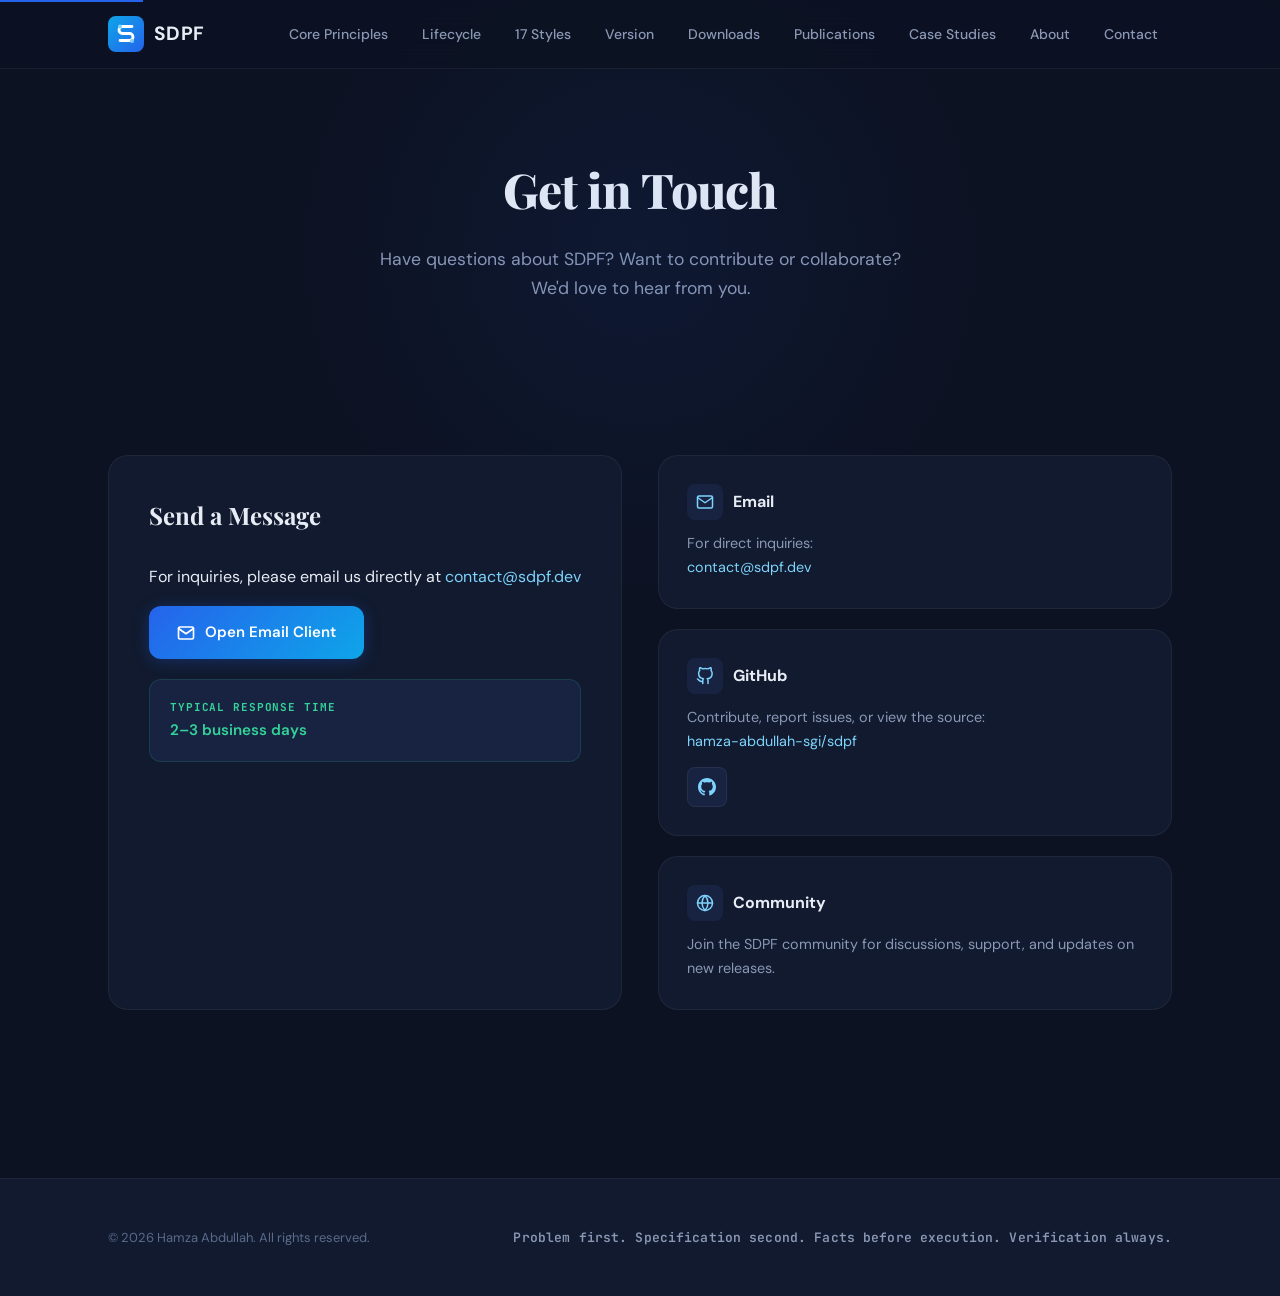
<file: contact.html>
<!DOCTYPE html>
<html lang="en">
<head>
    <meta charset="UTF-8">
    <meta name="viewport" content="width=device-width, initial-scale=1.0">
    <title>Contact — SDPF</title>
    <meta name="description" content="Get in touch with the SDPF team. Questions, collaboration, or feedback.">
    <meta property="og:title" content="Contact — SDPF">
    <meta property="og:description" content="Have questions about SDPF? Want to contribute or collaborate?">
    <meta property="og:type" content="website">
    <link rel="preconnect" href="https://fonts.googleapis.com">
    <link rel="preconnect" href="https://fonts.gstatic.com" crossorigin>
    <link rel="icon" type="image/svg+xml" href="favicon.svg">
    <link rel="canonical" href="https://sdpf.dev/contact.html">
    <link rel="stylesheet" href="styles.css">
</head>
<body>
    <a href="#principles" class="skip-link">Skip to content</a>
    <nav>
        <div class="container">
            <a href="index.html" class="logo">
                <svg class="logo-mark" viewBox="0 0 36 36" fill="none" xmlns="http://www.w3.org/2000/svg">
                    <defs>
                        <linearGradient id="logoGrad" x1="0" y1="0" x2="36" y2="36" gradientUnits="userSpaceOnUse">
                            <stop offset="0%" stop-color="#0ea5e9"/>
                            <stop offset="100%" stop-color="#2563eb"/>
                        </linearGradient>
                    </defs>
                    <rect width="36" height="36" rx="8" fill="url(#logoGrad)"/>
                    <path d="M24 10.5H14.5a3.5 3.5 0 0 0 0 7h7a3.5 3.5 0 0 1 0 7H12" stroke="#fff" stroke-width="2.8" stroke-linecap="round" fill="none"/>
                    <circle cx="12" cy="10.5" r="2" fill="#7dd3fc"/>
                    <circle cx="24" cy="25" r="2" fill="#7dd3fc"/>
                </svg>
                SDPF
            </a>
            <button class="nav-toggle" onclick="document.querySelector('.nav-links').classList.toggle('open')" aria-label="Toggle navigation">
                <svg width="22" height="22" viewBox="0 0 24 24" fill="none" stroke="currentColor" stroke-width="2" stroke-linecap="round"><line x1="3" y1="6" x2="21" y2="6"/><line x1="3" y1="12" x2="21" y2="12"/><line x1="3" y1="18" x2="21" y2="18"/></svg>
            </button>
            <ul class="nav-links">
                <li><a href="index.html">Core Principles</a></li>
                <li><a href="index.html#lifecycle">Lifecycle</a></li>
                <li><a href="index.html#styles">17 Styles</a></li>
                <li class="has-dropdown">
                    <a href="downloads.html">Version</a>
                    <ul class="nav-dropdown">
                        <li><a href="files/SDPF_Language_Specification_v1_3_1.pdf">v1.3.1 (Current)</a></li>
                        <li><a href="files/SDPF_v1_3_1_Addendum_A.pdf">v1.3.1 Addendum</a></li>
                    </ul>
                </li>
                <li><a href="downloads.html">Downloads</a></li>
                <li class="has-dropdown">
                    <a href="https://zenodo.org/records/18337940" target="_blank" rel="noopener">Publications</a>
                    <ul class="nav-dropdown">
                        <li><a href="https://zenodo.org/records/18337940" target="_blank" rel="noopener">Structural Calculus</a></li>
                        <li><a href="https://zenodo.org/records/20108904" target="_blank" rel="noopener">Specification Induced Speculation</a></li>
                        <li><a href="https://zenodo.org/records/19598632" target="_blank" rel="noopener">SDPF Language Spec v1.3.1</a></li>
                    </ul>
                </li>
                <li class="has-dropdown">
                    <a href="case_studies.html">Case Studies</a>
                    <ul class="nav-dropdown">
                        <li><a href="case_studies.html#enterprise">Enterprise</a></li>
                        <li><a href="case_studies.html#financial">Financial</a></li>
                        <li><a href="case_studies.html#industrial">Industrial</a></li>
                        <li><a href="case_studies.html#healthcare">Healthcare</a></li>
                    </ul>
                </li>
                <li><a href="about.html">About</a></li>
                <li><a href="contact.html">Contact</a></li>
            </ul>
        </div>
    </nav>

    <header class="page-header">
        <div class="container">
            <h1>Get in Touch</h1>
            <p>Have questions about SDPF? Want to contribute or collaborate? We'd love to hear from you.</p>
        </div>
    </header>

    <section>
        <div class="container">
            <div class="contact-grid">
                <div class="contact-form">
                    <h2>Send a Message</h2>
                    <p>For inquiries, please email us directly at <a href="mailto:contact@sdpf.dev">contact@sdpf.dev</a></p>
                    <a href="mailto:contact@sdpf.dev?subject=SDPF Inquiry" class="btn btn-primary" style="display:inline-flex;width:auto;margin-top:16px;">
                        <svg width="18" height="18" viewBox="0 0 24 24" fill="none" stroke="currentColor" stroke-width="2.2" stroke-linecap="round" stroke-linejoin="round"><path d="M4 4h16c1.1 0 2 .9 2 2v12c0 1.1-.9 2-2 2H4c-1.1 0-2-.9-2-2V6c0-1.1.9-2 2-2z"></path><polyline points="22,6 12,13 2,6"></polyline></svg>
                        Open Email Client
                    </a>
                    <div class="response-time">
                        <div class="label">Typical Response Time</div>
                        <div class="value">2–3 business days</div>
                    </div>
                </div>

                <div class="contact-info">
                    <div class="info-card">
                        <h3>
                            <span class="icon">
                                <svg width="18" height="18" viewBox="0 0 24 24" fill="none" stroke="currentColor" stroke-width="2" stroke-linecap="round" stroke-linejoin="round"><path d="M4 4h16c1.1 0 2 .9 2 2v12c0 1.1-.9 2-2 2H4c-1.1 0-2-.9-2-2V6c0-1.1.9-2 2-2z"></path><polyline points="22,6 12,13 2,6"></polyline></svg>
                            </span>
                            Email
                        </h3>
                        <p>For direct inquiries:<br>
                        <a href="mailto:contact@sdpf.dev">contact@sdpf.dev</a></p>
                    </div>

                    <div class="info-card">
                        <h3>
                            <span class="icon">
                                <svg width="18" height="18" viewBox="0 0 24 24" fill="none" stroke="currentColor" stroke-width="2" stroke-linecap="round" stroke-linejoin="round"><path d="M9 19c-5 1.5-5-2.5-7-3m14 6v-3.87a3.37 3.37 0 0 0-.94-2.61c3.14-.35 6.44-1.54 6.44-7A5.44 5.44 0 0 0 20 4.77 5.07 5.07 0 0 0 19.91 1S18.73.65 16 2.48a13.38 13.38 0 0 0-7 0C6.27.65 5.09 1 5.09 1A5.07 5.07 0 0 0 5 4.77a5.44 5.44 0 0 0-1.5 3.78c0 5.42 3.3 6.61 6.44 7A3.37 3.37 0 0 0 9 18.13V22"></path></svg>
                            </span>
                            GitHub
                        </h3>
                        <p>Contribute, report issues, or view the source:<br>
                        <a href="https://github.com/hamza-abdullah-sgi/sdpf">hamza-abdullah-sgi/sdpf</a></p>
                        <div class="social-links">
                            <a href="https://github.com/hamza-abdullah-sgi/sdpf" class="social-link" title="GitHub">
                                <svg width="18" height="18" viewBox="0 0 24 24" fill="currentColor"><path d="M12 0c-6.626 0-12 5.373-12 12 0 5.302 3.438 9.8 8.207 11.387.599.111.793-.261.793-.577v-2.234c-3.338.726-4.033-1.416-4.033-1.416-.546-1.387-1.333-1.756-1.333-1.756-1.089-.745.083-.729.083-.729 1.205.084 1.839 1.237 1.839 1.237 1.07 1.834 2.807 1.304 3.492.997.107-.775.418-1.305.762-1.604-2.665-.305-5.467-1.334-5.467-5.931 0-1.311.469-2.381 1.236-3.221-.124-.303-.535-1.524.117-3.176 0 0 1.008-.322 3.301 1.23.957-.266 1.983-.399 3.003-.404 1.02.005 2.047.138 3.006.404 2.291-1.552 3.297-1.23 3.297-1.23.653 1.653.242 2.874.118 3.176.77.84 1.235 1.911 1.235 3.221 0 4.609-2.807 5.624-5.479 5.921.43.372.823 1.102.823 2.222v3.293c0 .319.192.694.801.576 4.765-1.589 8.199-6.086 8.199-11.386 0-6.627-5.373-12-12-12z"/></svg>
                            </a>
                        </div>
                    </div>

                    <div class="info-card">
                        <h3>
                            <span class="icon">
                                <svg width="18" height="18" viewBox="0 0 24 24" fill="none" stroke="currentColor" stroke-width="2" stroke-linecap="round" stroke-linejoin="round"><circle cx="12" cy="12" r="10"></circle><line x1="2" y1="12" x2="22" y2="12"></line><path d="M12 2a15.3 15.3 0 0 1 4 10 15.3 15.3 0 0 1-4 10 15.3 15.3 0 0 1-4-10 15.3 15.3 0 0 1 4-10z"></path></svg>
                            </span>
                            Community
                        </h3>
                        <p>Join the SDPF community for discussions, support, and updates on new releases.</p>
                    </div>
                </div>
            </div>
        </div>
    </section>

    <footer>
        <div class="container">
            <div class="copyright">&copy; <span id="year"></span> Hamza Abdullah. All rights reserved.</div>
            <div class="tagline">Problem first. Specification second. Facts before execution. Verification always.</div>
        </div>
    </footer>
    <script>document.getElementById('year').textContent=new Date().getFullYear()</script>

    
</body>
</html>
</file>
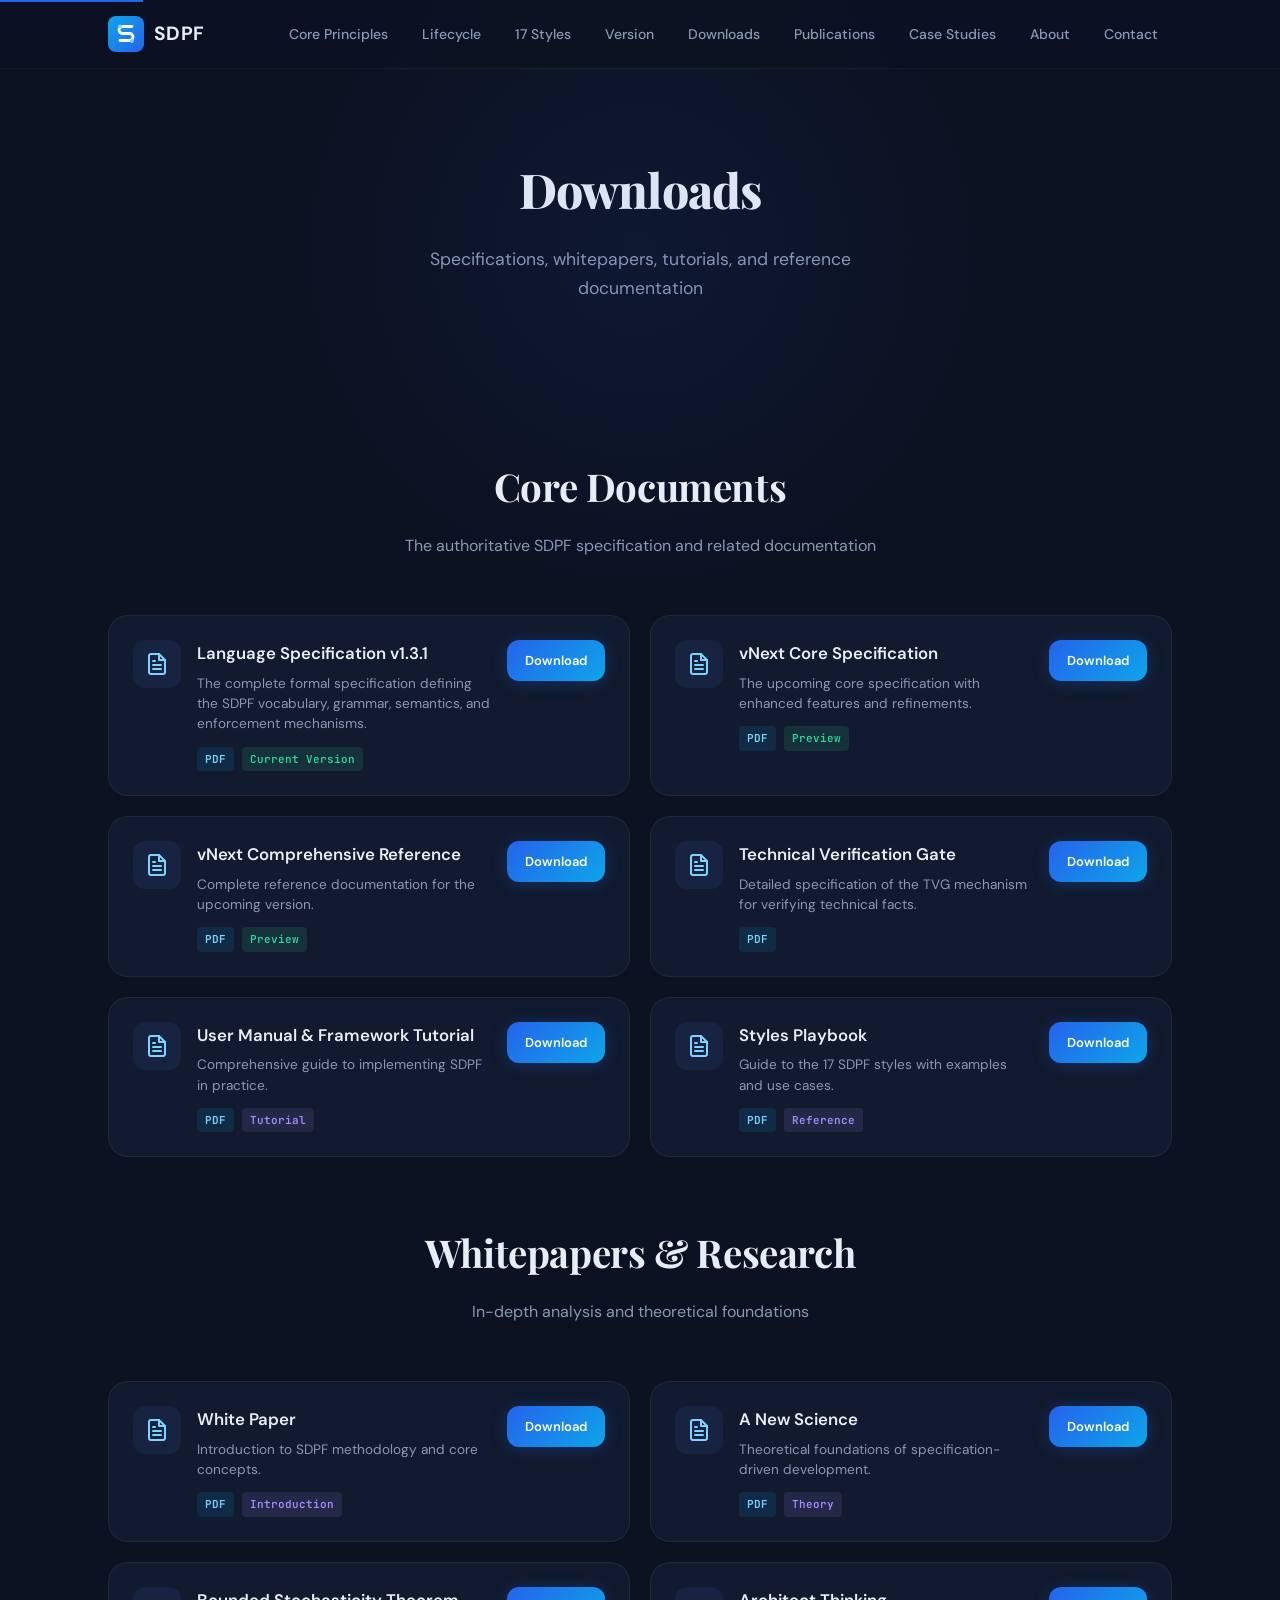
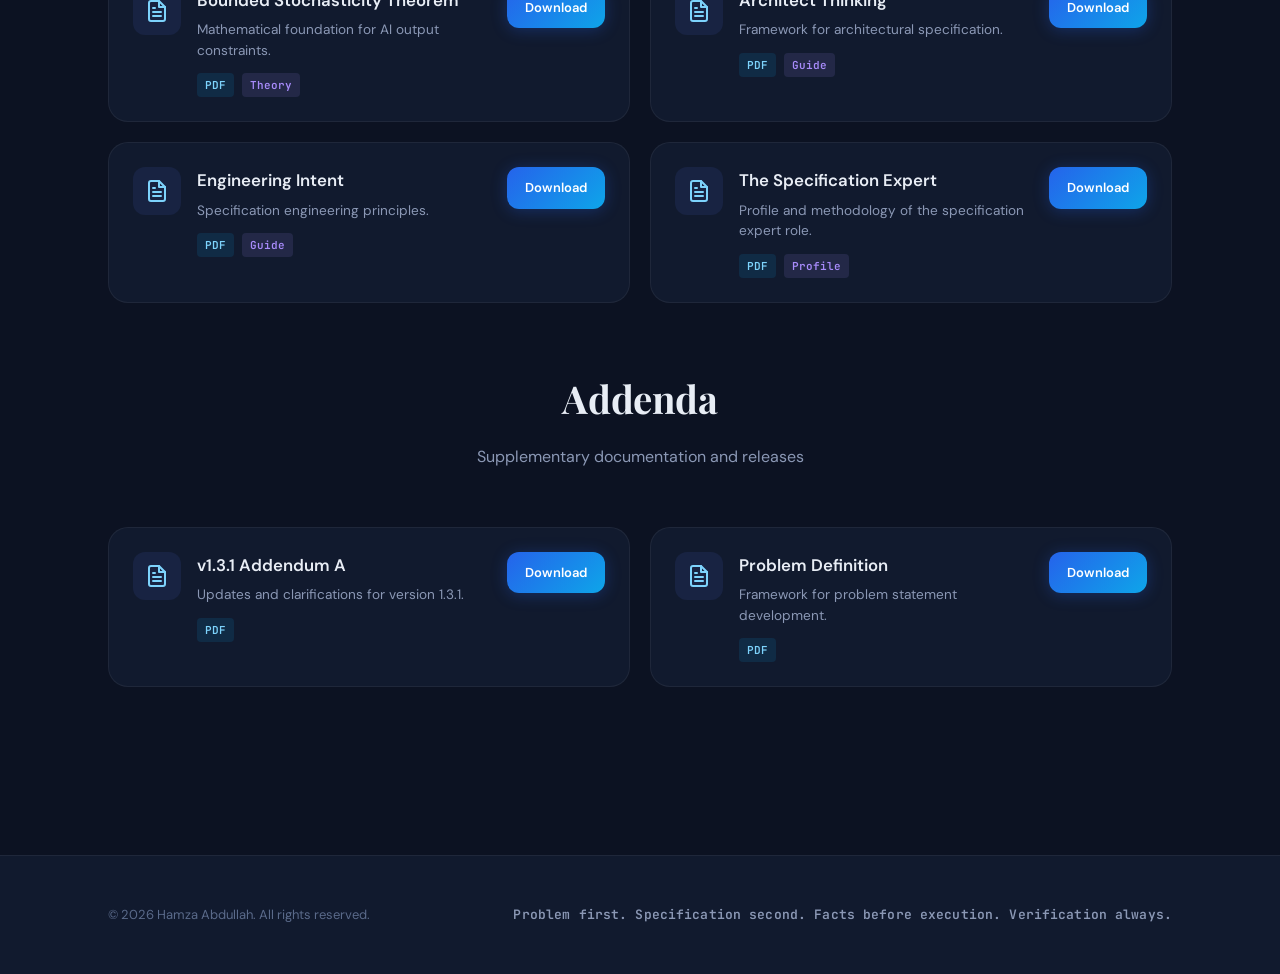
<file: downloads.html>
<!DOCTYPE html>
<html lang="en">
<head>
    <meta charset="UTF-8">
    <meta name="viewport" content="width=device-width, initial-scale=1.0">
    <title>Downloads — SDPF</title>
    <meta name="description" content="Download SDPF specifications, whitepapers, and documentation.">
    <meta property="og:title" content="Downloads — SDPF">
    <meta property="og:description" content="Download SDPF specifications, whitepapers, and documentation.">
    <meta property="og:type" content="website">
    <link rel="preconnect" href="https://fonts.googleapis.com">
    <link rel="preconnect" href="https://fonts.gstatic.com" crossorigin>
    <link rel="icon" type="image/svg+xml" href="favicon.svg">
    <link rel="canonical" href="https://sdpf.dev/downloads.html">
    <link rel="stylesheet" href="styles.css">
</head>
<body>
    <a href="#main" class="skip-link">Skip to content</a>
    <nav>
        <div class="container">
            <a href="index.html" class="logo">
                <svg class="logo-mark" viewBox="0 0 36 36" fill="none" xmlns="http://www.w3.org/2000/svg">
                    <defs>
                        <linearGradient id="logoGrad" x1="0" y1="0" x2="36" y2="36" gradientUnits="userSpaceOnUse">
                            <stop offset="0%" stop-color="#0ea5e9"/>
                            <stop offset="100%" stop-color="#2563eb"/>
                        </linearGradient>
                    </defs>
                    <rect width="36" height="36" rx="8" fill="url(#logoGrad)"/>
                    <path d="M24 10.5H14.5a3.5 3.5 0 0 0 0 7h7a3.5 3.5 0 0 1 0 7H12" stroke="#fff" stroke-width="2.8" stroke-linecap="round" fill="none"/>
                    <circle cx="12" cy="10.5" r="2" fill="#7dd3fc"/>
                    <circle cx="24" cy="25" r="2" fill="#7dd3fc"/>
                </svg>
                SDPF
            </a>
            <button class="nav-toggle" onclick="document.querySelector('.nav-links').classList.toggle('open')" aria-label="Toggle navigation">
                <svg width="22" height="22" viewBox="0 0 24 24" fill="none" stroke="currentColor" stroke-width="2" stroke-linecap="round"><line x1="3" y1="6" x2="21" y2="6"/><line x1="3" y1="12" x2="21" y2="12"/><line x1="3" y1="18" x2="21" y2="18"/></svg>
            </button>
            <ul class="nav-links">
                <li><a href="index.html">Core Principles</a></li>
                <li><a href="index.html#lifecycle">Lifecycle</a></li>
                <li><a href="index.html#styles">17 Styles</a></li>
                <li class="has-dropdown">
                    <a href="index.html#versions">Version</a>
                    <ul class="nav-dropdown">
                        <li><a href="files/SDPF_Language_Specification_v1_3_1.pdf">v1.3.1 (Current)</a></li>
                        <li><a href="files/SDPF_v1_3_1_Addendum_A.pdf">v1.3.1 Addendum</a></li>
                    </ul>
                </li>
                <li><a href="downloads.html">Downloads</a></li>
                <li class="has-dropdown">
                    <a href="https://zenodo.org/records/18337940" target="_blank" rel="noopener">Publications</a>
                    <ul class="nav-dropdown">
                        <li><a href="https://zenodo.org/records/18337940" target="_blank" rel="noopener">Structural Calculus</a></li>
                        <li><a href="https://zenodo.org/records/20108904" target="_blank" rel="noopener">Specification Induced Speculation</a></li>
                        <li><a href="https://zenodo.org/records/19598632" target="_blank" rel="noopener">SDPF Language Spec v1.3.1</a></li>
                    </ul>
                </li>
                <li class="has-dropdown">
                    <a href="case_studies.html">Case Studies</a>
                    <ul class="nav-dropdown">
                        <li><a href="case_studies.html#enterprise">Enterprise</a></li>
                        <li><a href="case_studies.html#financial">Financial</a></li>
                        <li><a href="case_studies.html#industrial">Industrial</a></li>
                        <li><a href="case_studies.html#healthcare">Healthcare</a></li>
                    </ul>
                </li>
                <li><a href="about.html">About</a></li>
                <li><a href="contact.html">Contact</a></li>
            </ul>
        </div>
    </nav>

    <header class="page-header">
        <div class="container">
            <h1>Downloads</h1>
            <p>Specifications, whitepapers, tutorials, and reference documentation</p>
        </div>
    </header>

    <section id="main">
        <div class="container">
            <div class="section-header">
                <h2>Core Documents</h2>
                <p>The authoritative SDPF specification and related documentation</p>
            </div>

            <div class="downloads-grid">
                <div class="download-card">
                    <div class="download-icon">
                        <svg width="24" height="24" viewBox="0 0 24 24" fill="none" stroke="currentColor" stroke-width="2" stroke-linecap="round" stroke-linejoin="round"><path d="M14 2H6a2 2 0 0 0-2 2v16a2 2 0 0 0 2 2h12a2 2 0 0 0 2-2V8z"/><polyline points="14 2 14 8 20 8"/><line x1="16" y1="13" x2="8" y2="13"/><line x1="16" y1="17" x2="8" y2="17"/><polyline points="10 9 9 9 8 9"/></svg>
                    </div>
                    <div class="download-info">
                        <h3>Language Specification v1.3.1</h3>
                        <p>The complete formal specification defining the SDPF vocabulary, grammar, semantics, and enforcement mechanisms.</p>
                        <div class="download-meta">
                            <span class="download-format">PDF</span>
                            <span class="download-size">Current Version</span>
                        </div>
                    </div>
                    <a href="files/SDPF_Language_Specification_v1_3_1.pdf" download class="btn btn-primary btn-sm">Download</a>
                </div>

                <div class="download-card">
                    <div class="download-icon">
                        <svg width="24" height="24" viewBox="0 0 24 24" fill="none" stroke="currentColor" stroke-width="2" stroke-linecap="round" stroke-linejoin="round"><path d="M14 2H6a2 2 0 0 0-2 2v16a2 2 0 0 0 2 2h12a2 2 0 0 0 2-2V8z"/><polyline points="14 2 14 8 20 8"/><line x1="16" y1="13" x2="8" y2="13"/><line x1="16" y1="17" x2="8" y2="17"/><polyline points="10 9 9 9 8 9"/></svg>
                    </div>
                    <div class="download-info">
                        <h3>vNext Core Specification</h3>
                        <p>The upcoming core specification with enhanced features and refinements.</p>
                        <div class="download-meta">
                            <span class="download-format">PDF</span>
                            <span class="download-size">Preview</span>
                        </div>
                    </div>
                    <a href="files/SDPF_vNext_Core_Specification.pdf" download class="btn btn-primary btn-sm">Download</a>
                </div>

                <div class="download-card">
                    <div class="download-icon">
                        <svg width="24" height="24" viewBox="0 0 24 24" fill="none" stroke="currentColor" stroke-width="2" stroke-linecap="round" stroke-linejoin="round"><path d="M14 2H6a2 2 0 0 0-2 2v16a2 2 0 0 0 2 2h12a2 2 0 0 0 2-2V8z"/><polyline points="14 2 14 8 20 8"/><line x1="16" y1="13" x2="8" y2="13"/><line x1="16" y1="17" x2="8" y2="17"/><polyline points="10 9 9 9 8 9"/></svg>
                    </div>
                    <div class="download-info">
                        <h3>vNext Comprehensive Reference</h3>
                        <p>Complete reference documentation for the upcoming version.</p>
                        <div class="download-meta">
                            <span class="download-format">PDF</span>
                            <span class="download-size">Preview</span>
                        </div>
                    </div>
                    <a href="files/SDPF_vNext_Comprehensive_Reference_v2.pdf" download class="btn btn-primary btn-sm">Download</a>
                </div>

                <div class="download-card">
                    <div class="download-icon">
                        <svg width="24" height="24" viewBox="0 0 24 24" fill="none" stroke="currentColor" stroke-width="2" stroke-linecap="round" stroke-linejoin="round"><path d="M14 2H6a2 2 0 0 0-2 2v16a2 2 0 0 0 2 2h12a2 2 0 0 0 2-2V8z"/><polyline points="14 2 14 8 20 8"/><line x1="16" y1="13" x2="8" y2="13"/><line x1="16" y1="17" x2="8" y2="17"/><polyline points="10 9 9 9 8 9"/></svg>
                    </div>
                    <div class="download-info">
                        <h3>Technical Verification Gate</h3>
                        <p>Detailed specification of the TVG mechanism for verifying technical facts.</p>
                        <div class="download-meta">
                            <span class="download-format">PDF</span>
                        </div>
                    </div>
                    <a href="files/Technical_Verification_Gate.pdf" download class="btn btn-primary btn-sm">Download</a>
                </div>

                <div class="download-card">
                    <div class="download-icon">
                        <svg width="24" height="24" viewBox="0 0 24 24" fill="none" stroke="currentColor" stroke-width="2" stroke-linecap="round" stroke-linejoin="round"><path d="M14 2H6a2 2 0 0 0-2 2v16a2 2 0 0 0 2 2h12a2 2 0 0 0 2-2V8z"/><polyline points="14 2 14 8 20 8"/><line x1="16" y1="13" x2="8" y2="13"/><line x1="16" y1="17" x2="8" y2="17"/><polyline points="10 9 9 9 8 9"/></svg>
                    </div>
                    <div class="download-info">
                        <h3>User Manual & Framework Tutorial</h3>
                        <p>Comprehensive guide to implementing SDPF in practice.</p>
                        <div class="download-meta">
                            <span class="download-format">PDF</span>
                            <span class="download-tag">Tutorial</span>
                        </div>
                    </div>
                    <a href="files/SDPF_User_Manual_and_Framework_Tutorial.pdf" download class="btn btn-primary btn-sm">Download</a>
                </div>

                <div class="download-card">
                    <div class="download-icon">
                        <svg width="24" height="24" viewBox="0 0 24 24" fill="none" stroke="currentColor" stroke-width="2" stroke-linecap="round" stroke-linejoin="round"><path d="M14 2H6a2 2 0 0 0-2 2v16a2 2 0 0 0 2 2h12a2 2 0 0 0 2-2V8z"/><polyline points="14 2 14 8 20 8"/><line x1="16" y1="13" x2="8" y2="13"/><line x1="16" y1="17" x2="8" y2="17"/><polyline points="10 9 9 9 8 9"/></svg>
                    </div>
                    <div class="download-info">
                        <h3>Styles Playbook</h3>
                        <p>Guide to the 17 SDPF styles with examples and use cases.</p>
                        <div class="download-meta">
                            <span class="download-format">PDF</span>
                            <span class="download-tag">Reference</span>
                        </div>
                    </div>
                    <a href="files/SDPF_Styles_Playbook.pdf" download class="btn btn-primary btn-sm">Download</a>
                </div>
            </div>

            <div class="section-header" style="margin-top:64px;">
                <h2>Whitepapers & Research</h2>
                <p>In-depth analysis and theoretical foundations</p>
            </div>

            <div class="downloads-grid">
                <div class="download-card">
                    <div class="download-icon">
                        <svg width="24" height="24" viewBox="0 0 24 24" fill="none" stroke="currentColor" stroke-width="2" stroke-linecap="round" stroke-linejoin="round"><path d="M14 2H6a2 2 0 0 0-2 2v16a2 2 0 0 0 2 2h12a2 2 0 0 0 2-2V8z"/><polyline points="14 2 14 8 20 8"/><line x1="16" y1="13" x2="8" y2="13"/><line x1="16" y1="17" x2="8" y2="17"/><polyline points="10 9 9 9 8 9"/></svg>
                    </div>
                    <div class="download-info">
                        <h3>White Paper</h3>
                        <p>Introduction to SDPF methodology and core concepts.</p>
                        <div class="download-meta">
                            <span class="download-format">PDF</span>
                            <span class="download-tag">Introduction</span>
                        </div>
                    </div>
                    <a href="files/SDPF_White_Paper.pdf" download class="btn btn-primary btn-sm">Download</a>
                </div>

                <div class="download-card">
                    <div class="download-icon">
                        <svg width="24" height="24" viewBox="0 0 24 24" fill="none" stroke="currentColor" stroke-width="2" stroke-linecap="round" stroke-linejoin="round"><path d="M14 2H6a2 2 0 0 0-2 2v16a2 2 0 0 0 2 2h12a2 2 0 0 0 2-2V8z"/><polyline points="14 2 14 8 20 8"/><line x1="16" y1="13" x2="8" y2="13"/><line x1="16" y1="17" x2="8" y2="17"/><polyline points="10 9 9 9 8 9"/></svg>
                    </div>
                    <div class="download-info">
                        <h3>A New Science</h3>
                        <p>Theoretical foundations of specification-driven development.</p>
                        <div class="download-meta">
                            <span class="download-format">PDF</span>
                            <span class="download-tag">Theory</span>
                        </div>
                    </div>
                    <a href="files/SDPF_A_New_Science.pdf" download class="btn btn-primary btn-sm">Download</a>
                </div>

                <div class="download-card">
                    <div class="download-icon">
                        <svg width="24" height="24" viewBox="0 0 24 24" fill="none" stroke="currentColor" stroke-width="2" stroke-linecap="round" stroke-linejoin="round"><path d="M14 2H6a2 2 0 0 0-2 2v16a2 2 0 0 0 2 2h12a2 2 0 0 0 2-2V8z"/><polyline points="14 2 14 8 20 8"/><line x1="16" y1="13" x2="8" y2="13"/><line x1="16" y1="17" x2="8" y2="17"/><polyline points="10 9 9 9 8 9"/></svg>
                    </div>
                    <div class="download-info">
                        <h3>Bounded Stochasticity Theorem</h3>
                        <p>Mathematical foundation for AI output constraints.</p>
                        <div class="download-meta">
                            <span class="download-format">PDF</span>
                            <span class="download-tag">Theory</span>
                        </div>
                    </div>
                    <a href="files/Bounded_Stochasticity_Theorem_WhitepaperA.pdf" download class="btn btn-primary btn-sm">Download</a>
                </div>

                <div class="download-card">
                    <div class="download-icon">
                        <svg width="24" height="24" viewBox="0 0 24 24" fill="none" stroke="currentColor" stroke-width="2" stroke-linecap="round" stroke-linejoin="round"><path d="M14 2H6a2 2 0 0 0-2 2v16a2 2 0 0 0 2 2h12a2 2 0 0 0 2-2V8z"/><polyline points="14 2 14 8 20 8"/><line x1="16" y1="13" x2="8" y2="13"/><line x1="16" y1="17" x2="8" y2="17"/><polyline points="10 9 9 9 8 9"/></svg>
                    </div>
                    <div class="download-info">
                        <h3>Architect Thinking</h3>
                        <p>Framework for architectural specification.</p>
                        <div class="download-meta">
                            <span class="download-format">PDF</span>
                            <span class="download-tag">Guide</span>
                        </div>
                    </div>
                    <a href="files/SDPF_Architect_Thinking.pdf" download class="btn btn-primary btn-sm">Download</a>
                </div>

                <div class="download-card">
                    <div class="download-icon">
                        <svg width="24" height="24" viewBox="0 0 24 24" fill="none" stroke="currentColor" stroke-width="2" stroke-linecap="round" stroke-linejoin="round"><path d="M14 2H6a2 2 0 0 0-2 2v16a2 2 0 0 0 2 2h12a2 2 0 0 0 2-2V8z"/><polyline points="14 2 14 8 20 8"/><line x1="16" y1="13" x2="8" y2="13"/><line x1="16" y1="17" x2="8" y2="17"/><polyline points="10 9 9 9 8 9"/></svg>
                    </div>
                    <div class="download-info">
                        <h3>Engineering Intent</h3>
                        <p>Specification engineering principles.</p>
                        <div class="download-meta">
                            <span class="download-format">PDF</span>
                            <span class="download-tag">Guide</span>
                        </div>
                    </div>
                    <a href="files/SDPF_Engineering_Intent.pdf" download class="btn btn-primary btn-sm">Download</a>
                </div>

                <div class="download-card">
                    <div class="download-icon">
                        <svg width="24" height="24" viewBox="0 0 24 24" fill="none" stroke="currentColor" stroke-width="2" stroke-linecap="round" stroke-linejoin="round"><path d="M14 2H6a2 2 0 0 0-2 2v16a2 2 0 0 0 2 2h12a2 2 0 0 0 2-2V8z"/><polyline points="14 2 14 8 20 8"/><line x1="16" y1="13" x2="8" y2="13"/><line x1="16" y1="17" x2="8" y2="17"/><polyline points="10 9 9 9 8 9"/></svg>
                    </div>
                    <div class="download-info">
                        <h3>The Specification Expert</h3>
                        <p>Profile and methodology of the specification expert role.</p>
                        <div class="download-meta">
                            <span class="download-format">PDF</span>
                            <span class="download-tag">Profile</span>
                        </div>
                    </div>
                    <a href="files/Hamza_Abdullah_The_Specification_Expert.pdf" download class="btn btn-primary btn-sm">Download</a>
                </div>
            </div>

            <div class="section-header" style="margin-top:64px;">
                <h2>Addenda</h2>
                <p>Supplementary documentation and releases</p>
            </div>

            <div class="downloads-grid">
                <div class="download-card">
                    <div class="download-icon">
                        <svg width="24" height="24" viewBox="0 0 24 24" fill="none" stroke="currentColor" stroke-width="2" stroke-linecap="round" stroke-linejoin="round"><path d="M14 2H6a2 2 0 0 0-2 2v16a2 2 0 0 0 2 2h12a2 2 0 0 0 2-2V8z"/><polyline points="14 2 14 8 20 8"/><line x1="16" y1="13" x2="8" y2="13"/><line x1="16" y1="17" x2="8" y2="17"/><polyline points="10 9 9 9 8 9"/></svg>
                    </div>
                    <div class="download-info">
                        <h3>v1.3.1 Addendum A</h3>
                        <p>Updates and clarifications for version 1.3.1.</p>
                        <div class="download-meta">
                            <span class="download-format">PDF</span>
                        </div>
                    </div>
                    <a href="files/SDPF_v1_3_1_Addendum_A.pdf" download class="btn btn-primary btn-sm">Download</a>
                </div>

                <div class="download-card">
                    <div class="download-icon">
                        <svg width="24" height="24" viewBox="0 0 24 24" fill="none" stroke="currentColor" stroke-width="2" stroke-linecap="round" stroke-linejoin="round"><path d="M14 2H6a2 2 0 0 0-2 2v16a2 2 0 0 0 2 2h12a2 2 0 0 0 2-2V8z"/><polyline points="14 2 14 8 20 8"/><line x1="16" y1="13" x2="8" y2="13"/><line x1="16" y1="17" x2="8" y2="17"/><polyline points="10 9 9 9 8 9"/></svg>
                    </div>
                    <div class="download-info">
                        <h3>Problem Definition</h3>
                        <p>Framework for problem statement development.</p>
                        <div class="download-meta">
                            <span class="download-format">PDF</span>
                        </div>
                    </div>
                    <a href="files/SDPF Problem Definition.pdf" download class="btn btn-primary btn-sm">Download</a>
                </div>
            </div>
        </div>
    </section>

    <footer>
        <div class="container">
            <div class="copyright">&copy; <span id="year"></span> Hamza Abdullah. All rights reserved.</div>
            <div class="tagline">Problem first. Specification second. Facts before execution. Verification always.</div>
        </div>
    </footer>
    <script>document.getElementById('year').textContent=new Date().getFullYear()</script>
</body>
</html>
</file>
<file: styles.css>
/* ============================================================
   SDPF — Shared Stylesheet
   Software Development Prompting Framework
   ============================================================ */

@import url('https://fonts.googleapis.com/css2?family=DM+Sans:ital,opsz,wght@0,9..40,400;0,9..40,500;0,9..40,600;0,9..40,700;1,9..40,400&family=JetBrains+Mono:wght@400;500;600&family=Playfair+Display:wght@700;800&display=swap');

:root {
    --primary: #2563eb;
    --primary-light: #3b82f6;
    --primary-dark: #1d4ed8;
    --primary-glow: rgba(37,99,235,0.12);
    --sky: #0ea5e9;
    --sky-light: #7dd3fc;

    --surface-0: #0c1222;
    --surface-1: #111a2e;
    --surface-2: #182342;
    --surface-3: #1e2d52;
    --surface-border: rgba(255,255,255,0.06);

    --text-primary: #e8edf5;
    --text-secondary: #8b98b5;
    --text-muted: #5a6a8a;
    --text-accent: #7dd3fc;

    --success: #34d399;
    --warning: #fbbf24;
    --danger: #f87171;

    --font-body: 'DM Sans', -apple-system, BlinkMacSystemFont, sans-serif;
    --font-display: 'Playfair Display', Georgia, serif;
    --font-mono: 'JetBrains Mono', 'Fira Code', monospace;

    --radius-sm: 8px;
    --radius-md: 12px;
    --radius-lg: 20px;
    --radius-xl: 28px;

    --shadow-card: 0 1px 3px rgba(0,0,0,0.3), 0 0 0 1px var(--surface-border);
    --shadow-elevated: 0 8px 32px rgba(0,0,0,0.4), 0 0 0 1px var(--surface-border);
    --shadow-glow: 0 0 40px rgba(37,99,235,0.15);
}

/* ---- Reset ---- */
.skip-link {
    position: absolute;
    top: -40px;
    left: 0;
    background: var(--primary);
    color: white;
    padding: 8px 16px;
    z-index: 9999;
    transition: top 0.2s;
}
.skip-link:focus {
    top: 0;
}

*, *::before, *::after { margin: 0; padding: 0; box-sizing: border-box; }

html { 
    scroll-behavior: smooth;
    max-width: 100vw;
    overflow-x: hidden;
}

body {
    font-family: var(--font-body);
    background: var(--surface-0);
    color: var(--text-primary);
    line-height: 1.65;
    -webkit-font-smoothing: antialiased;
    overflow-x: hidden;
}

::selection {
    background: var(--primary);
    color: white;
}

img { max-width: 100%; display: block; }
a { color: var(--sky-light); text-decoration: none; transition: color 0.2s; }
a:hover { color: var(--sky); }

.container {
    max-width: 1120px;
    margin: 0 auto;
    padding: 0 28px;
}

/* ============================================================
   Navigation
   ============================================================ */
nav {
    position: fixed;
    top: 0; left: 0; right: 0;
    z-index: 1000;
    background: rgba(12,18,34,0.95);
    backdrop-filter: blur(16px) saturate(1.4);
    -webkit-backdrop-filter: blur(16px) saturate(1.4);
    border-bottom: 1px solid var(--surface-border);
}

nav .container {
    display: flex;
    justify-content: space-between;
    align-items: center;
    height: 68px;
}

.logo {
    font-family: var(--font-body);
    font-weight: 700;
    font-size: 1.2rem;
    color: var(--text-primary);
    text-decoration: none;
    display: flex;
    align-items: center;
    gap: 10px;
    letter-spacing: 0.02em;
}

.logo-mark {
    width: 36px;
    height: 36px;
    flex-shrink: 0;
}

.nav-links {
    display: flex;
    gap: 6px;
    list-style: none;
    align-items: center;
}

.nav-links a {
    color: var(--text-secondary);
    text-decoration: none;
    font-size: 14px;
    font-weight: 500;
    padding: 7px 14px;
    border-radius: var(--radius-sm);
    transition: all 0.2s;
}

.nav-links a:hover {
    color: var(--text-primary);
    background: var(--surface-2);
}

.nav-links a.active {
    color: var(--sky-light);
    background: rgba(14,165,233,0.1);
}

/* Mobile hamburger */
.nav-toggle {
    display: none;
    background: var(--surface-2);
    border: 1px solid var(--surface-border);
    cursor: pointer;
    width: 48px;
    height: 48px;
    min-width: 48px;
    border-radius: var(--radius-sm);
    align-items: center;
    justify-content: center;
    color: white;
    transition: background 0.2s;
    z-index: 1002;
}

.nav-toggle:hover { background: var(--surface-2); }

.nav-toggle svg { display: block; }

/* ---- Dropdown Menu ---- */
.nav-links li.has-dropdown {
    position: relative;
}

.nav-dropdown {
    display: none;
    position: absolute;
    top: 100%;
    left: 50%;
    transform: translateX(-50%);
    background: var(--surface-1);
    border: 1px solid var(--surface-border);
    border-radius: var(--radius-md);
    padding: 8px 0;
    min-width: 200px;
    box-shadow: var(--shadow-elevated);
    z-index: 100;
}

.nav-links li.has-dropdown:hover .nav-dropdown,
.nav-links li.has-dropdown:focus-within .nav-dropdown {
    display: block;
}

.nav-dropdown a {
    display: block;
    padding: 10px 16px;
    white-space: nowrap;
    font-size: 13px;
}

.nav-dropdown a:hover {
    background: var(--surface-2);
}

@media (max-width: 860px) {
    .nav-toggle { display: flex; }

    .nav-links {
        display: none;
        position: absolute;
        top: 68px;
        left: 0; right: 0;
        background: var(--surface-1);
        border-bottom: 1px solid var(--surface-border);
        flex-direction: column;
        padding: 12px 16px;
        gap: 2px;
        z-index: 1001;
    }

    .nav-links.open { display: flex; }

    .nav-links a {
        display: block;
        padding: 12px 16px;
        font-size: 15px;
        border-radius: var(--radius-sm);
    }

    /* Mobile dropdown */
    .nav-links li.has-dropdown {
        display: flex;
        flex-direction: column;
    }

    .nav-dropdown {
        position: static;
        transform: none;
        background: var(--surface-2);
        border: none;
        border-radius: var(--radius-sm);
        box-shadow: none;
        padding: 4px 0 4px 16px;
        margin-bottom: 4px;
    }

    .nav-dropdown a {
        padding: 10px 16px;
    }
}

/* ============================================================
   Hero (index page)
   ============================================================ */
.hero {
    padding: 160px 0 100px;
    text-align: center;
    position: relative;
    overflow: hidden;
}

.hero::before {
    content: '';
    position: absolute;
    top: -200px;
    left: 50%;
    transform: translateX(-50%);
    width: 900px;
    height: 900px;
    background: radial-gradient(ellipse, rgba(37,99,235,0.12) 0%, transparent 70%);
    pointer-events: none;
}

.hero-badge {
    display: inline-flex;
    align-items: center;
    gap: 8px;
    background: rgba(14,165,233,0.1);
    color: var(--sky-light);
    padding: 8px 16px;
    border-radius: 999px;
    font-size: 13px;
    font-weight: 600;
    font-family: var(--font-mono);
    margin-bottom: 28px;
    border: 1px solid rgba(14,165,233,0.15);
    letter-spacing: 0.02em;
}

.hero-badge .dot {
    width: 6px; height: 6px;
    background: var(--success);
    border-radius: 50%;
    animation: pulse-dot 2s ease-in-out infinite;
}

@keyframes pulse-dot {
    0%, 100% { opacity: 1; }
    50% { opacity: 0.4; }
}

.hero h1 {
    font-family: var(--font-display);
    font-size: clamp(2.4rem, 5vw, 4rem);
    font-weight: 800;
    color: var(--text-primary);
    margin-bottom: 20px;
    letter-spacing: -0.02em;
    line-height: 1.15;
}

.hero h1 .accent {
    background: linear-gradient(135deg, var(--sky-light), var(--primary-light));
    -webkit-background-clip: text;
    -webkit-text-fill-color: transparent;
    background-clip: text;
}

.hero .subtitle {
    font-size: 1.2rem;
    color: var(--text-secondary);
    max-width: 560px;
    margin: 0 auto 12px;
    line-height: 1.7;
}

.hero .tagline-hero {
    font-size: 0.9rem;
    color: var(--text-accent);
    font-family: var(--font-mono);
    margin-bottom: 32px;
    letter-spacing: 0.02em;
}

.hero-actions {
    display: flex;
    gap: 14px;
    justify-content: center;
    flex-wrap: wrap;
}

/* Buttons */
.btn {
    display: inline-flex;
    align-items: center;
    gap: 10px;
    padding: 14px 28px;
    border-radius: var(--radius-md);
    font-size: 15px;
    font-weight: 600;
    font-family: var(--font-body);
    text-decoration: none;
    transition: all 0.25s;
    cursor: pointer;
    border: none;
}

.btn-primary {
    background: linear-gradient(135deg, var(--primary) 0%, var(--sky) 100%);
    color: white;
    box-shadow: 0 2px 16px rgba(37,99,235,0.3);
}

.btn-primary:hover {
    transform: translateY(-2px);
    box-shadow: 0 6px 24px rgba(37,99,235,0.4);
    color: white;
}

.btn-secondary {
    background: var(--surface-2);
    color: var(--text-primary);
    border: 1px solid var(--surface-border);
}

.btn-secondary:hover {
    border-color: var(--primary-light);
    color: var(--sky-light);
    background: var(--surface-3);
}

/* Problem callout */
.problem-callout {
    max-width: 740px;
    margin: 56px auto 0;
    padding: 28px 32px;
    background: var(--surface-1);
    border-radius: var(--radius-lg);
    border-left: 3px solid var(--warning);
    text-align: left;
}

.problem-callout .label {
    font-size: 11px;
    font-weight: 700;
    text-transform: uppercase;
    letter-spacing: 0.1em;
    color: var(--warning);
    margin-bottom: 10px;
    font-family: var(--font-mono);
}

.problem-callout p {
    font-size: 0.95rem;
    color: var(--text-secondary);
    font-style: italic;
    line-height: 1.7;
}

/* ============================================================
   What Is SDPF Section
   ============================================================ */
#what-is-sdpf {
    padding: 40px 0;
    background: var(--surface-1);
    border-bottom: 1px solid var(--surface-border);
}

.what-is-block {
    max-width: 640px;
    margin: 0 auto;
    text-align: center;
}

.what-is-block h2 {
    font-family: var(--font-display);
    font-size: 1.4rem;
    color: var(--text-primary);
    margin-bottom: 16px;
}

.what-is-block p {
    color: var(--text-secondary);
    font-size: 0.95rem;
    line-height: 1.7;
    margin-bottom: 12px;
}

.what-is-block p:last-of-type {
    margin-bottom: 20px;
}

.what-is-block a {
    color: var(--sky-light);
    font-weight: 600;
}
.page-header {
    padding: 150px 0 64px;
    text-align: center;
    position: relative;
}

.page-header::before {
    content: '';
    position: absolute;
    top: -100px; left: 50%;
    transform: translateX(-50%);
    width: 700px; height: 700px;
    background: radial-gradient(ellipse, rgba(37,99,235,0.08) 0%, transparent 70%);
    pointer-events: none;
}

.page-header h1 {
    font-family: var(--font-display);
    font-size: clamp(2rem, 4vw, 3rem);
    font-weight: 800;
    color: var(--text-primary);
    margin-bottom: 16px;
    letter-spacing: -0.02em;
}

.page-header p {
    color: var(--text-secondary);
    font-size: 1.1rem;
    max-width: 540px;
    margin: 0 auto;
}

/* ============================================================
   Sections
   ============================================================ */
section {
    padding: 88px 0;
    position: relative;
}

.section-header {
    text-align: center;
    margin-bottom: 56px;
}

.section-header h2 {
    font-family: var(--font-display);
    font-size: clamp(1.6rem, 3vw, 2.4rem);
    color: var(--text-primary);
    margin-bottom: 14px;
    letter-spacing: -0.01em;
}

.section-header p {
    color: var(--text-secondary);
    max-width: 560px;
    margin: 0 auto;
    font-size: 1rem;
}

/* ============================================================
   Principles Grid
   ============================================================ */
.principles-grid {
    display: grid;
    grid-template-columns: repeat(3, 1fr);
    gap: 20px;
}

.principle-card {
    background: var(--surface-1);
    border: 1px solid var(--surface-border);
    border-radius: var(--radius-lg);
    padding: 32px;
    position: relative;
    overflow: hidden;
    transition: transform 0.3s, box-shadow 0.3s;
}

.principle-card:hover {
    transform: translateY(-4px);
    box-shadow: var(--shadow-glow);
}

.principle-card::before {
    content: '';
    position: absolute;
    top: 0; left: 0; right: 0;
    height: 3px;
}

.principle-card.p1::before { background: linear-gradient(90deg, var(--primary-light), var(--sky)); }
.principle-card.p2::before { background: linear-gradient(90deg, var(--success), #6ee7b7); }
.principle-card.p3::before { background: linear-gradient(90deg, #a78bfa, #818cf8); }

.principle-number {
    font-size: 12px;
    font-weight: 700;
    text-transform: uppercase;
    letter-spacing: 0.08em;
    color: var(--text-muted);
    margin-bottom: 14px;
    font-family: var(--font-mono);
}

.principle-card h3 {
    font-size: 1.2rem;
    color: var(--text-primary);
    margin-bottom: 12px;
    font-weight: 700;
}

.principle-card p {
    color: var(--text-secondary);
    font-size: 0.92rem;
    line-height: 1.65;
}

/* ============================================================
   Key Terms
   ============================================================ */
.terms-grid {
    display: grid;
    grid-template-columns: repeat(2, 1fr);
    gap: 16px;
}

.term-card {
    background: var(--surface-1);
    border: 1px solid var(--surface-border);
    border-radius: var(--radius-md);
    padding: 24px;
    transition: border-color 0.2s;
}

.term-card:hover { border-color: rgba(37,99,235,0.3); }

.term-card dt {
    font-weight: 600;
    color: var(--sky-light);
    font-family: var(--font-mono);
    font-size: 13px;
    margin-bottom: 8px;
}

.term-card dd {
    color: var(--text-secondary);
    font-size: 0.92rem;
}

/* ============================================================
   Lifecycle
   ============================================================ */
.lifecycle-section {
    background: var(--surface-1);
    border-top: 1px solid var(--surface-border);
    border-bottom: 1px solid var(--surface-border);
}

.lifecycle-wrapper {
    display: grid;
    grid-template-columns: 1fr 1fr;
    gap: 40px;
}

.phase {
    background: var(--surface-2);
    border-radius: var(--radius-lg);
    padding: 32px;
    border: 1px solid var(--surface-border);
}

.phase-label {
    font-size: 11px;
    font-weight: 700;
    text-transform: uppercase;
    letter-spacing: 0.12em;
    color: var(--text-muted);
    margin-bottom: 6px;
    font-family: var(--font-mono);
}

.phase h3 {
    font-size: 1.35rem;
    margin-bottom: 28px;
    color: var(--text-primary);
}

.phase-steps {
    display: flex;
    flex-direction: column;
    gap: 18px;
}

.step {
    display: flex;
    gap: 16px;
    align-items: flex-start;
}

.step-number {
    width: 32px; height: 32px;
    background: var(--surface-3);
    border-radius: 50%;
    display: flex;
    align-items: center;
    justify-content: center;
    font-size: 12px;
    font-weight: 700;
    flex-shrink: 0;
    color: var(--sky-light);
    font-family: var(--font-mono);
    border: 1px solid var(--surface-border);
}

.step-content { flex: 1; }
.step-content strong {
    display: block;
    margin-bottom: 3px;
    color: var(--text-primary);
    font-weight: 600;
}

.step-content span {
    color: var(--text-muted);
    font-size: 0.88rem;
}

/* ============================================================
   Styles Grid (17 styles)
   ============================================================ */
.styles-grid {
    display: grid;
    grid-template-columns: repeat(3, 1fr);
    gap: 14px;
}

.style-card {
    background: var(--surface-1);
    border: 1px solid var(--surface-border);
    border-radius: var(--radius-md);
    padding: 22px;
    transition: all 0.25s;
}

.style-card:hover {
    border-color: rgba(37,99,235,0.35);
    box-shadow: 0 0 20px rgba(37,99,235,0.08);
    transform: translateY(-2px);
}

.style-card .id {
    font-family: var(--font-mono);
    font-size: 11px;
    font-weight: 600;
    color: var(--sky-light);
    margin-bottom: 8px;
    letter-spacing: 0.02em;
}

.style-card h4 {
    font-size: 0.95rem;
    color: var(--text-primary);
    margin-bottom: 6px;
    font-weight: 600;
}

.style-card p {
    font-size: 0.82rem;
    color: var(--text-muted);
    line-height: 1.5;
}

/* ============================================================
   Version Table
   ============================================================ */
.version-table {
    width: 100%;
    background: var(--surface-1);
    border-radius: var(--radius-lg);
    overflow: hidden;
    border: 1px solid var(--surface-border);
}

.version-table table {
    width: 100%;
    border-collapse: collapse;
}

.version-table th {
    background: var(--surface-2);
    color: var(--text-secondary);
    padding: 16px 24px;
    text-align: left;
    font-size: 11px;
    font-weight: 700;
    text-transform: uppercase;
    letter-spacing: 0.08em;
    font-family: var(--font-mono);
}

.version-table td {
    padding: 16px 24px;
    border-bottom: 1px solid var(--surface-border);
    font-size: 0.92rem;
    color: var(--text-secondary);
}

.version-table tr:last-child td { border-bottom: none; }

.version-table .version {
    font-family: var(--font-mono);
    font-weight: 600;
    color: var(--sky-light);
}

.version-table .tag {
    display: inline-block;
    padding: 4px 10px;
    border-radius: 6px;
    font-size: 11px;
    font-weight: 600;
    font-family: var(--font-mono);
    letter-spacing: 0.02em;
}

.tag-breaking { background: rgba(248,113,113,0.15); color: var(--danger); }
.tag-minor { background: rgba(59,130,246,0.12); color: var(--primary-light); }
.tag-current { background: rgba(52,211,153,0.15); color: var(--success); }
.tag-addendum { background: rgba(167,139,250,0.15); color: #a78bfa; }
.tag-preview { background: rgba(251,191,36,0.15); color: var(--warning); }
.tag-coming { background: rgba(251,191,36,0.15); color: var(--warning); }

/* ============================================================
   Citation
   ============================================================ */
.citation {
    background: var(--surface-1);
    border: 1px solid var(--surface-border);
    border-radius: var(--radius-md);
    padding: 28px;
    font-family: var(--font-mono);
    font-size: 13px;
    color: var(--text-secondary);
    line-height: 1.7;
}

/* ============================================================
   Content Cards (about page)
   ============================================================ */
.content-card {
    background: var(--surface-1);
    border: 1px solid var(--surface-border);
    border-radius: var(--radius-lg);
    padding: 40px;
    margin-bottom: 28px;
}

.content-card h2 {
    font-family: var(--font-display);
    font-size: 1.5rem;
    color: var(--text-primary);
    margin-bottom: 20px;
    padding-bottom: 14px;
    border-bottom: 1px solid var(--surface-border);
}

.content-card p {
    color: var(--text-secondary);
    margin-bottom: 16px;
    font-size: 0.95rem;
    line-height: 1.75;
}

.content-card p:last-child { margin-bottom: 0; }

.quote {
    background: var(--surface-2);
    border-left: 3px solid var(--primary-light);
    padding: 24px 28px;
    border-radius: 0 var(--radius-md) var(--radius-md) 0;
    margin: 24px 0;
    font-style: italic;
    color: var(--text-secondary);
    line-height: 1.75;
}

.quote cite {
    display: block;
    margin-top: 14px;
    font-style: normal;
    font-weight: 600;
    color: var(--sky-light);
    font-size: 13px;
    font-family: var(--font-mono);
}

.feature-list {
    list-style: none;
    margin: 20px 0;
}

.feature-list li {
    padding: 14px 0 14px 36px;
    position: relative;
    border-bottom: 1px solid var(--surface-border);
    color: var(--text-secondary);
    font-size: 0.95rem;
}

.feature-list li:last-child { border-bottom: none; }

.feature-list li::before {
    content: '';
    position: absolute;
    left: 0; top: 50%;
    transform: translateY(-50%);
    width: 22px; height: 22px;
    background: rgba(14,165,233,0.12);
    border-radius: 50%;
}

.feature-list li::after {
    content: '✓';
    position: absolute;
    left: 5px; top: 50%;
    transform: translateY(-50%);
    color: var(--sky);
    font-size: 12px;
    font-weight: 700;
}

.feature-list li strong { color: var(--text-primary); }

/* Stats grid */
.stats-grid {
    display: grid;
    grid-template-columns: repeat(3, 1fr);
    gap: 20px;
    margin: 24px 0;
}

.stat {
    text-align: center;
    padding: 28px;
    background: var(--surface-2);
    border-radius: var(--radius-md);
    border: 1px solid var(--surface-border);
}

.stat-number {
    font-size: 2.5rem;
    font-weight: 700;
    font-family: var(--font-mono);
    background: linear-gradient(135deg, var(--sky-light), var(--primary-light));
    -webkit-background-clip: text;
    -webkit-text-fill-color: transparent;
    background-clip: text;
}

.stat-label {
    color: var(--text-muted);
    font-size: 13px;
    margin-top: 6px;
    font-weight: 500;
}

/* ============================================================
   Contact Page
   ============================================================ */
.contact-grid {
    display: grid;
    grid-template-columns: 1fr 1fr;
    gap: 36px;
}

.contact-form {
    background: var(--surface-1);
    border: 1px solid var(--surface-border);
    border-radius: var(--radius-lg);
    padding: 40px;
}

.contact-form h2 {
    font-family: var(--font-display);
    font-size: 1.5rem;
    color: var(--text-primary);
    margin-bottom: 28px;
}

.form-group { margin-bottom: 20px; }

.form-group label {
    display: block;
    font-weight: 600;
    color: var(--text-primary);
    margin-bottom: 8px;
    font-size: 13px;
    letter-spacing: 0.01em;
}

.form-group input,
.form-group textarea,
.form-group select {
    width: 100%;
    padding: 13px 16px;
    border: 1px solid var(--surface-border);
    border-radius: var(--radius-sm);
    font-family: var(--font-body);
    font-size: 15px;
    transition: all 0.2s;
    background: var(--surface-2);
    color: var(--text-primary);
}

.form-group input::placeholder,
.form-group textarea::placeholder {
    color: var(--text-muted);
}

.form-group input:focus,
.form-group textarea:focus,
.form-group select:focus {
    outline: none;
    border-color: var(--primary-light);
    box-shadow: 0 0 0 3px var(--primary-glow);
}

.form-group textarea {
    min-height: 120px;
    resize: vertical;
}

.form-group select option {
    background: var(--surface-1);
    color: var(--text-primary);
}

.contact-info {
    display: flex;
    flex-direction: column;
    gap: 20px;
}

.info-card {
    background: var(--surface-1);
    border: 1px solid var(--surface-border);
    border-radius: var(--radius-lg);
    padding: 28px;
    flex: 1;
    transition: border-color 0.2s;
}

.info-card:hover { border-color: rgba(37,99,235,0.25); }

.info-card h3 {
    font-size: 1rem;
    color: var(--text-primary);
    margin-bottom: 12px;
    display: flex;
    align-items: center;
    gap: 10px;
    font-weight: 700;
}

.info-card .icon {
    width: 36px; height: 36px;
    background: var(--surface-2);
    border-radius: var(--radius-sm);
    display: flex;
    align-items: center;
    justify-content: center;
    color: var(--sky-light);
    flex-shrink: 0;
}

.info-card p {
    color: var(--text-secondary);
    font-size: 0.9rem;
    line-height: 1.65;
}

.info-card a {
    color: var(--sky-light);
}

.social-links {
    display: flex;
    gap: 10px;
    margin-top: 14px;
}

.social-link {
    width: 40px; height: 40px;
    background: var(--surface-2);
    border-radius: var(--radius-sm);
    display: flex;
    align-items: center;
    justify-content: center;
    color: var(--text-muted);
    transition: all 0.25s;
    text-decoration: none;
    border: 1px solid var(--surface-border);
}

.social-link:hover {
    background: var(--primary);
    color: white;
    border-color: var(--primary);
}

.response-time {
    background: var(--surface-2);
    border-radius: var(--radius-md);
    padding: 18px 20px;
    margin-top: 20px;
    border: 1px solid rgba(52,211,153,0.15);
}

.response-time .label {
    font-size: 11px;
    font-weight: 700;
    text-transform: uppercase;
    letter-spacing: 0.08em;
    color: var(--success);
    margin-bottom: 2px;
    font-family: var(--font-mono);
}

.response-time .value {
    color: var(--success);
    font-weight: 600;
    font-size: 0.95rem;
}

/* ============================================================
   Footer
   ============================================================ */
footer {
    background: var(--surface-1);
    border-top: 1px solid var(--surface-border);
    padding: 48px 0;
    margin-top: 80px;
}

footer .container {
    display: flex;
    justify-content: space-between;
    align-items: center;
}

footer .copyright {
    color: var(--text-muted);
    font-size: 13px;
}

footer .tagline {
    font-weight: 600;
    color: var(--text-secondary);
    font-size: 13px;
    font-family: var(--font-mono);
    letter-spacing: 0.01em;
}

/* ============================================================
   Responsive
   ============================================================ */
@media (max-width: 860px) {
    .hero h1 { font-size: 2.2rem; }
    .principles-grid { grid-template-columns: 1fr; }
    .terms-grid { grid-template-columns: 1fr; }
    .lifecycle-wrapper { grid-template-columns: 1fr; }
    .styles-grid { grid-template-columns: repeat(2, 1fr); }
    .contact-grid { grid-template-columns: 1fr; }
    .stats-grid { grid-template-columns: 1fr; }
    footer .container { flex-direction: column; gap: 14px; text-align: center; }
    .content-card { padding: 28px; }
    .contact-form { padding: 28px; }
    .version-table { overflow-x: auto; }
}

@media (max-width: 480px) {
    .styles-grid { grid-template-columns: 1fr; }
    .hero { padding: 130px 0 70px; }
}

/* ============================================================
   Case Studies Page
   ============================================================ */
.case-studies-grid {
    display: grid;
    grid-template-columns: repeat(2, 1fr);
    gap: 24px;
}

.case-study-card {
    background: var(--surface-1);
    border: 1px solid var(--surface-border);
    border-radius: var(--radius-lg);
    padding: 28px;
    transition: all 0.25s;
}

.case-study-card:hover {
    border-color: rgba(37,99,235,0.3);
    box-shadow: var(--shadow-glow);
}

.case-study-card h3 {
    font-size: 1.2rem;
    color: var(--text-primary);
    margin: 16px 0 10px;
    font-weight: 700;
}

.case-study-card p {
    color: var(--text-secondary);
    font-size: 0.9rem;
    line-height: 1.6;
    margin-bottom: 20px;
}

.case-tag {
    display: inline-block;
    padding: 4px 10px;
    border-radius: 6px;
    font-size: 11px;
    font-weight: 600;
    font-family: var(--font-mono);
    letter-spacing: 0.02em;
    margin-right: 8px;
    margin-bottom: 4px;
}

.tag-industry {
    background: rgba(14,165,233,0.12);
    color: var(--sky-light);
}

.tag-format {
    background: rgba(167,139,250,0.12);
    color: #a78bfa;
}

.btn-sm {
    padding: 10px 18px;
    font-size: 13px;
}

@media (max-width: 860px) {
    .case-studies-grid {
        grid-template-columns: 1fr;
    }
}

/* ============================================================
   Case Studies Preview (index page)
   ============================================================ */
.case-studies-preview {
    background: var(--surface-1);
    border-top: 1px solid var(--surface-border);
    border-bottom: 1px solid var(--surface-border);
}

.case-preview-grid {
    display: grid;
    grid-template-columns: repeat(3, 1fr);
    gap: 20px;
}

.case-preview-card {
    background: var(--surface-2);
    border: 1px solid var(--surface-border);
    border-radius: var(--radius-md);
    padding: 24px;
    transition: all 0.25s;
}

.case-preview-card:hover {
    border-color: rgba(37,99,235,0.3);
    transform: translateY(-2px);
}

.case-preview-tag {
    font-size: 10px;
    font-weight: 700;
    text-transform: uppercase;
    letter-spacing: 0.1em;
    color: var(--sky-light);
    font-family: var(--font-mono);
    margin-bottom: 12px;
}

.case-preview-card h4 {
    font-size: 1.05rem;
    color: var(--text-primary);
    margin-bottom: 8px;
    font-weight: 600;
}

.case-preview-card p {
    font-size: 0.85rem;
    color: var(--text-muted);
    margin-bottom: 16px;
    line-height: 1.5;
}

.case-preview-card a {
    font-size: 13px;
    font-weight: 600;
    color: var(--sky-light);
}

.case-preview-card a:hover {
    color: var(--primary-light);
}

@media (max-width: 860px) {
    .case-preview-grid {
        grid-template-columns: 1fr;
    }
}

/* ============================================================
   Downloads Page
   ============================================================ */
.downloads-grid {
    display: grid;
    grid-template-columns: repeat(2, 1fr);
    gap: 20px;
}

.download-card {
    display: flex;
    align-items: flex-start;
    gap: 16px;
    background: var(--surface-1);
    border: 1px solid var(--surface-border);
    border-radius: var(--radius-lg);
    padding: 24px;
    transition: all 0.25s;
}

.download-card:hover {
    border-color: rgba(37,99,235,0.3);
    box-shadow: var(--shadow-glow);
}

.download-icon {
    width: 48px;
    height: 48px;
    background: var(--surface-2);
    border-radius: var(--radius-md);
    display: flex;
    align-items: center;
    justify-content: center;
    color: var(--sky-light);
    flex-shrink: 0;
}

.download-info {
    flex: 1;
    min-width: 0;
}

.download-info h3 {
    font-size: 1.05rem;
    color: var(--text-primary);
    margin-bottom: 6px;
    font-weight: 600;
}

.download-info p {
    font-size: 0.85rem;
    color: var(--text-secondary);
    line-height: 1.5;
    margin-bottom: 12px;
}

.download-meta {
    display: flex;
    gap: 8px;
    font-size: 11px;
    font-family: var(--font-mono);
}

.download-format {
    background: rgba(14,165,233,0.12);
    color: var(--sky-light);
    padding: 3px 8px;
    border-radius: 4px;
    font-weight: 600;
}

.download-size {
    background: rgba(52,211,153,0.12);
    color: var(--success);
    padding: 3px 8px;
    border-radius: 4px;
    font-weight: 600;
}

.download-tag {
    background: rgba(167,139,250,0.12);
    color: #a78bfa;
    padding: 3px 8px;
    border-radius: 4px;
    font-weight: 600;
}

@media (max-width: 860px) {
    .downloads-grid {
        grid-template-columns: 1fr;
    }

    .download-card {
        flex-direction: column;
    }

    .download-icon {
        width: 40px;
        height: 40px;
    }

    .download-card .btn-sm {
        width: 100%;
        justify-content: center;
    }
}
</file>
